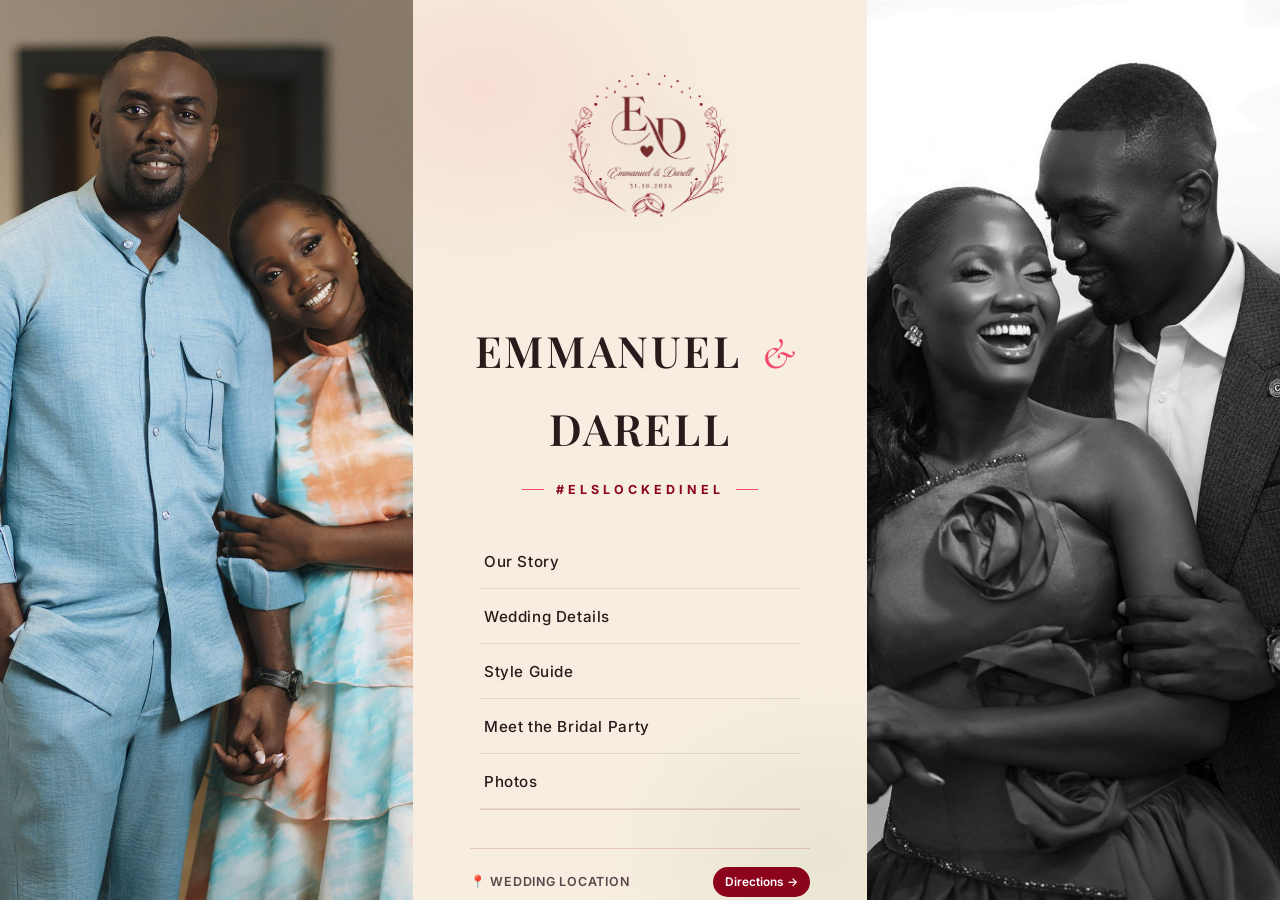
<file: index.html>
<!DOCTYPE html>
<html lang="en">
<head>
<meta charset="UTF-8">
<meta name="viewport" content="width=device-width, initial-scale=1.0">
<title>Emmanuel & Darrel — #ElsLockedInEl</title>
<link rel="icon" type="image/webp" href="assets/img/hashtag.webp">
<link rel="preconnect" href="https://fonts.googleapis.com">
<link href="https://fonts.googleapis.com/css2?family=Playfair+Display:ital,wght@0,500;0,600;0,700;1,500;1,600&family=Cormorant+Garamond:ital,wght@0,400;0,500;1,400;1,500&family=Inter:wght@400;500;600;700&display=swap" rel="stylesheet">
<link rel="stylesheet" href="assets/css/style.css">
</head>
<body>

<section class="hero">
  <div class="hero-photo hero-photo-main">
    <img src="assets/img/Pre%20Wed%20Shoot/Main%20Hero.jpeg" alt="Emmanuel &amp; Darell — pre-wedding photo" width="1440" height="1800" fetchpriority="high" decoding="async">
    <div class="hero-photo-caption" aria-hidden="true">
      <span class="hero-photo-caption-rule"></span>
      <p class="hero-photo-caption-names">EMMANUEL <span class="amp">&amp;</span> DARELL</p>
      <span class="hero-photo-caption-tag">#ElsLockedInEl</span>
    </div>
    <span class="scroll-cue" aria-hidden="true"></span>
  </div>

  <div class="hero-content">
    <div class="monogram" role="img" aria-label="Emmanuel &amp; Darell monogram"></div>
    <h1 class="hero-names">EMMANUEL <span class="amp">&amp;</span> DARELL</h1>
    <span class="hero-tag">#ElsLockedInEl</span>

    <div class="hero-links" id="heroLinks">
      <a href="our-story.html">Our Story</a>
      <a href="details.html" data-panel="details">Wedding Details</a>
      <a href="details.html#style-guide" data-panel="style">Style Guide</a>
      <a href="party.html" data-panel="party">Meet the Bridal Party</a>
      <a href="photos.html" data-panel="photos">Photos</a>
    </div>

    <div class="hero-locations">
      <a class="hero-location-row" href="https://www.google.com/maps/place/5%C2%B040'47.0%22N+0%C2%B012'27.7%22W/@5.6797304,-0.2102785,17z" target="_blank" rel="noopener">
        <span>📍 Wedding Location</span>
        <span class="tag-arrow">Directions →</span>
      </a>
    </div>

  </div>

  <div class="hero-photo hero-photo-stack" id="heroPhotoRight">
    <img class="hero-photo-base" src="assets/img/hero-static.jpg" alt="Emmanuel &amp; Darell" width="960" height="1200" decoding="async">
    <img class="hero-photo-layer" data-panel="details" src="assets/img/Nav%20img/Wedding%20Details.jpg" alt="" width="960" height="1200" loading="lazy" decoding="async">
    <img class="hero-photo-layer" data-panel="style" src="assets/img/Nav%20img/Style%20Details.jpg" alt="" width="960" height="1200" loading="lazy" decoding="async">
    <div class="hero-photo-layer hero-photo-grid" data-panel="party">
      <img src="assets/img/Bridal%20team%20img/PHOTO-2026-09-19-16-28-09.jpg" alt="Nana Yaw" width="467" height="700" loading="lazy" decoding="async">
      <img src="assets/img/Bridal%20team%20img/Betty.jpg" alt="Betty" width="560" height="700" loading="lazy" decoding="async">
      <img src="assets/img/Bridal%20team%20img/Elton.jpg" alt="Elton" width="525" height="700" loading="lazy" decoding="async">
      <img src="assets/img/Bridal%20team%20img/Comfort.jpg" alt="Comfort" width="525" height="700" loading="lazy" decoding="async">
      <img src="assets/img/Bridal%20team%20img/Nyamegya.jpg" alt="Nyamegya" width="475" height="700" loading="lazy" decoding="async">
      <img src="assets/img/Bridal%20team%20img/Joana.jpg" alt="Joana" width="394" height="700" loading="lazy" decoding="async">
    </div>
    <img class="hero-photo-layer" data-panel="photos" src="assets/img/Nav%20img/Photos.jpg" alt="" width="900" height="1200" loading="lazy" decoding="async">
  </div>
</section>

<script src="assets/js/main.js"></script>
</body>
</html>
</file>
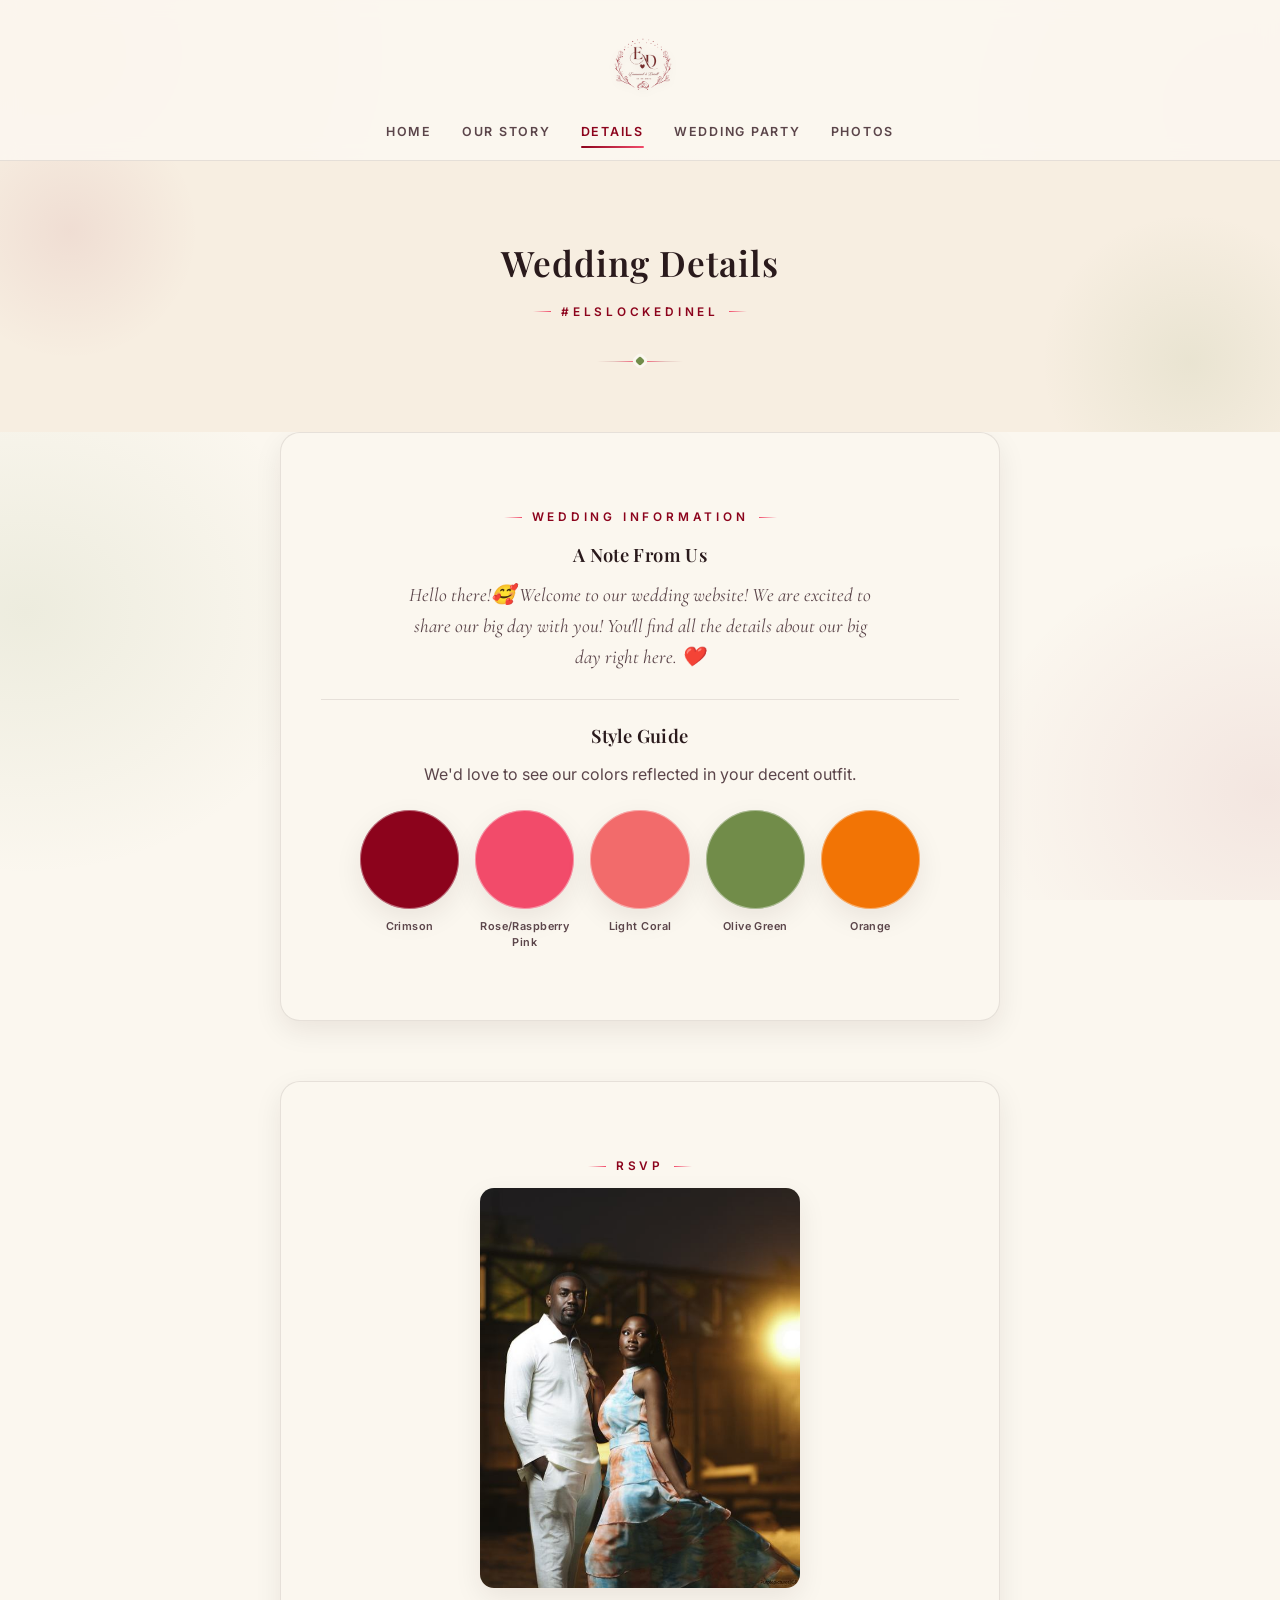
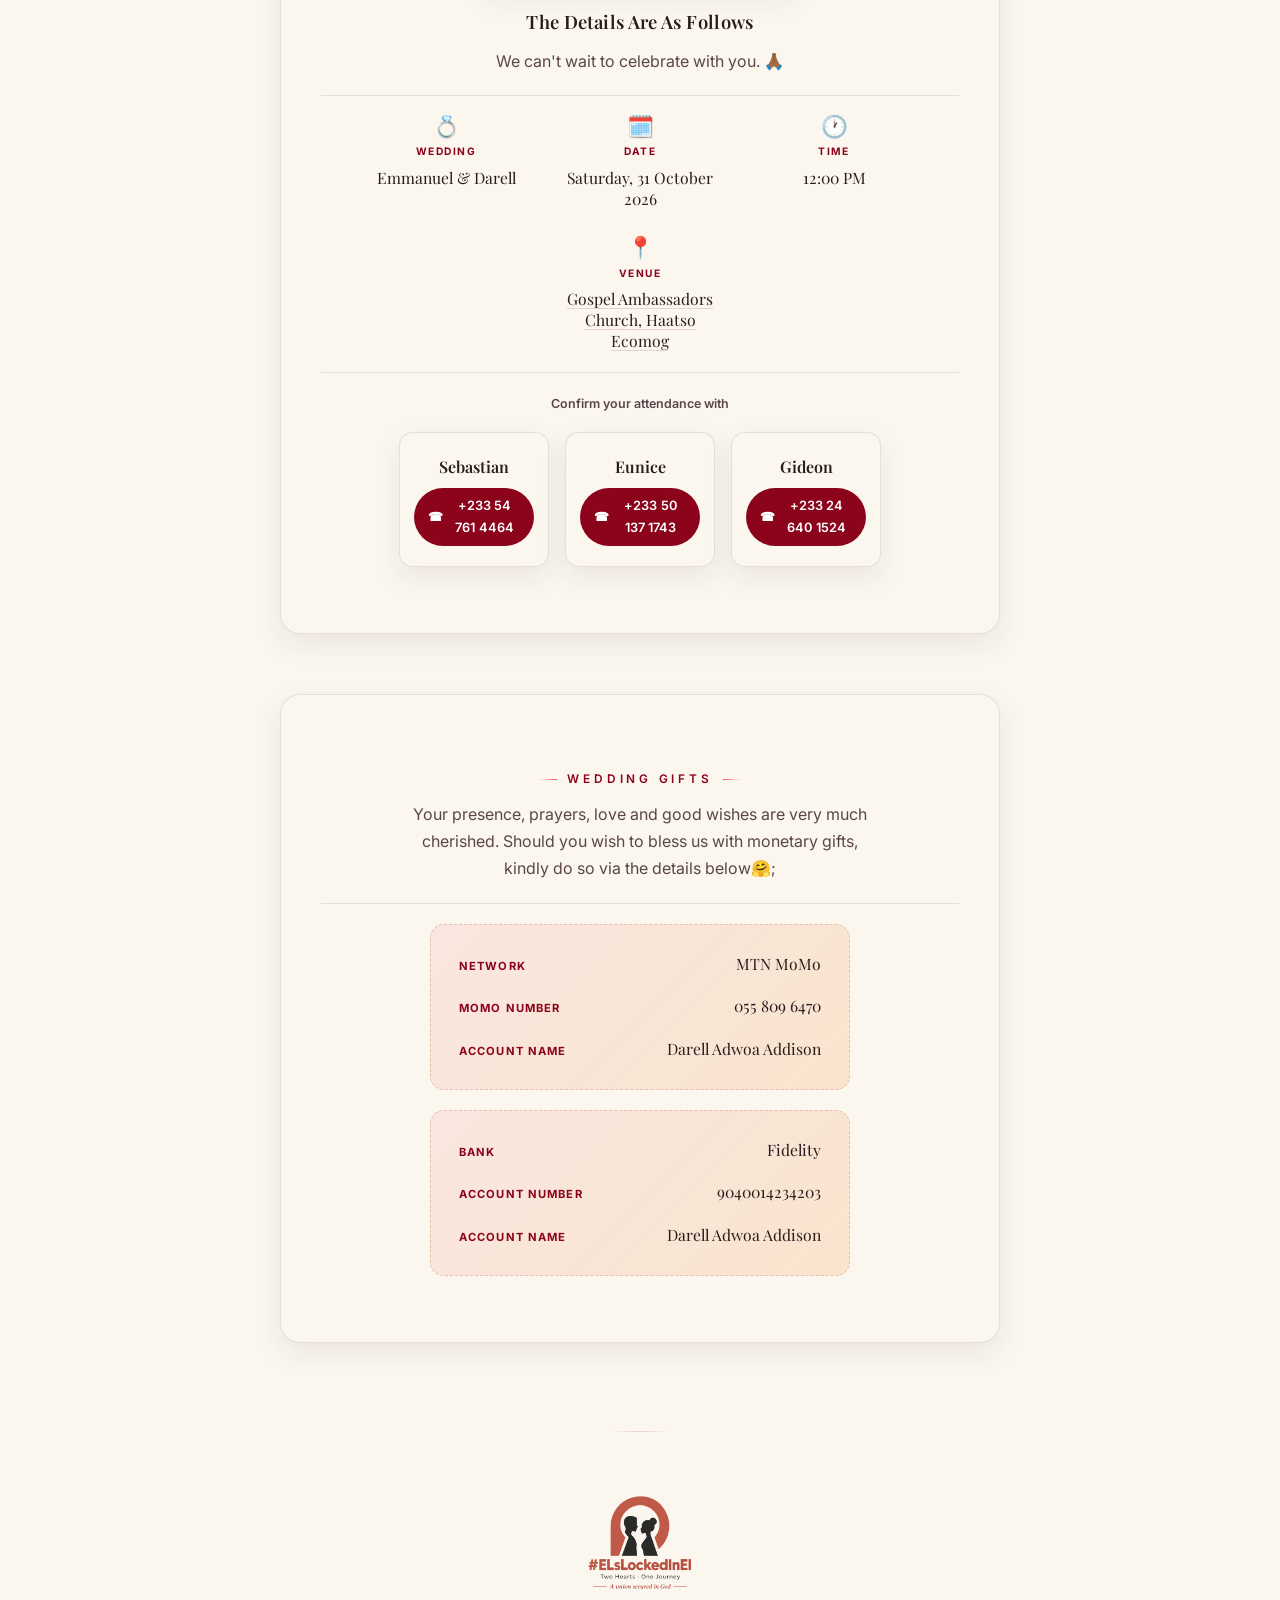
<file: details.html>
<!DOCTYPE html>
<html lang="en">
<head>
<meta charset="UTF-8">
<meta name="viewport" content="width=device-width, initial-scale=1.0">
<title>Wedding Details — #ElsLockedInEl</title>
<link rel="icon" type="image/webp" href="assets/img/hashtag.webp">
<link rel="preconnect" href="https://fonts.googleapis.com">
<link href="https://fonts.googleapis.com/css2?family=Playfair+Display:ital,wght@0,500;0,600;0,700;1,500;1,600&family=Cormorant+Garamond:ital,wght@0,400;0,500;1,400;1,500&family=Inter:wght@400;500;600;700&display=swap" rel="stylesheet">
<link rel="stylesheet" href="assets/css/style.css">
</head>
<body>

<header class="site-header">
  <div class="site-header-inner">
    <a href="index.html" class="monogram" aria-label="Emma &amp; Darrel — home"></a>
    <nav class="main-nav" id="mainNav">
      <a href="index.html">Home</a>
      <a href="our-story.html">Our Story</a>
      <a href="details.html">Details</a>
      <a href="party.html">Wedding Party</a>
      <a href="photos.html">Photos</a>
    </nav>
    <button class="nav-toggle" id="navToggle" type="button" aria-label="Open navigation menu" aria-expanded="false" aria-controls="mainNav">
      <span class="nav-toggle-bar"></span>
      <span class="nav-toggle-bar"></span>
      <span class="nav-toggle-bar"></span>
    </button>
  </div>
</header>
<div class="nav-backdrop" id="navBackdrop"></div>

<section class="page-hero">
  <h1>Wedding Details</h1>
  <span class="eyebrow">#ElsLockedInEl</span>
  <div class="divider"></div>
</section>

<div class="card reveal" id="style-guide">
  <div class="card-section note-section">
    <span class="eyebrow">Wedding Information</span>
    <h3>A Note From Us</h3>
    <p class="note-quote">Hello there!🥰 Welcome to our wedding website! We are excited to share our big day with you! You'll find all the details about our big day right here. ❤️</p>
  </div>
  <div class="card-section">
    <h3>Style Guide</h3>
    <p>We'd love to see our colors reflected in your decent outfit.</p>
    <div class="palette-swatches">
      <div class="swatch">
        <span class="swatch-chip" style="background:#8C031C;"></span>
        <span class="swatch-name">Crimson </span>
      </div>
      <div class="swatch">
        <span class="swatch-chip" style="background:#F24B6A;"></span>
        <span class="swatch-name">Rose/Raspberry Pink</span>
      </div>
      <div class="swatch">
        <span class="swatch-chip" style="background:#F26B6B;"></span>
        <span class="swatch-name">Light Coral</span>
      </div>
      <div class="swatch">
        <span class="swatch-chip" style="background:#718C49;"></span>
        <span class="swatch-name">Olive Green</span>
      </div>
      <div class="swatch">
        <span class="swatch-chip" style="background:#F27405;"></span>
        <span class="swatch-name">Orange</span>
      </div>
    </div>
  </div>
</div>

<div class="card reveal" id="rsvp">
  <div class="card-section">
    <span class="eyebrow">RSVP</span>
    <img class="venue-photo" src="assets/img/venue-photo.jpg" alt="Emmanuel &amp; Darell" width="560" height="700" loading="lazy" decoding="async">
    <h3>The Details Are As Follows</h3>
    <p>We can't wait to celebrate with you. 🙏🏾</p>
  </div>
  <div class="card-section">
    <div class="event-facts">
      <div class="event-fact"><span class="event-fact-icon" aria-hidden="true">💍</span><span class="event-fact-label">Wedding</span><span class="event-fact-value">Emmanuel &amp; Darell</span></div>
      <div class="event-fact"><span class="event-fact-icon" aria-hidden="true">🗓️</span><span class="event-fact-label">Date</span><span class="event-fact-value">Saturday, 31 October 2026</span></div>
      <div class="event-fact"><span class="event-fact-icon" aria-hidden="true">🕐</span><span class="event-fact-label">Time</span><span class="event-fact-value">12:00 PM</span></div>
      <div class="event-fact"><span class="event-fact-icon" aria-hidden="true">📍</span><span class="event-fact-label">Venue</span><a class="event-fact-value event-fact-link" href="https://www.google.com/maps/place/5%C2%B040'47.0%22N+0%C2%B012'27.7%22W/@5.6797304,-0.2102785,17z" target="_blank" rel="noopener">Gospel Ambassadors Church, Haatso Ecomog</a></div>
    </div>
  </div>
  <div class="card-section">
    <span class="rsvp-contacts-label">Confirm your attendance with</span>
    <div class="rsvp-contacts">
      <a class="rsvp-contact" href="tel:+233547614464">
        <span class="rsvp-contact-name">Sebastian</span>
        <span class="rsvp-contact-phone">+233 54 761 4464</span>
      </a>
      <a class="rsvp-contact" href="tel:+233501371743">
        <span class="rsvp-contact-name">Eunice</span>
        <span class="rsvp-contact-phone">+233 50 137 1743</span>
      </a>
      <a class="rsvp-contact" href="tel:+233246401524">
        <span class="rsvp-contact-name">Gideon</span>
        <span class="rsvp-contact-phone">+233 24 640 1524</span>
      </a>
    </div>
  </div>
</div>

<div class="card reveal" id="gifts">
  <div class="card-section">
    <span class="eyebrow">Wedding Gifts</span>
    <p>Your presence, prayers, love and good wishes are very much cherished. Should you wish to bless us with monetary gifts, kindly do so via the details below🤗;</p>
  </div>
  <div class="card-section">
    <div class="gift-panel">
      <div class="gift-field"><span class="gift-field-label">Network</span><span class="gift-field-value">MTN MoMo</span></div>
      <div class="gift-field"><span class="gift-field-label">MoMo Number</span><span class="gift-field-value">055 809 6470</span></div>
      <div class="gift-field"><span class="gift-field-label">Account Name</span><span class="gift-field-value">Darell Adwoa Addison</span></div>
    </div>
    <div class="gift-panel">
      <div class="gift-field"><span class="gift-field-label">Bank</span><span class="gift-field-value">Fidelity</span></div>
      <div class="gift-field"><span class="gift-field-label">Account Number</span><span class="gift-field-value">9040014234203</span></div>
      <div class="gift-field"><span class="gift-field-label">Account Name</span><span class="gift-field-value">Darell Adwoa Addison</span></div>
    </div>
  </div>
</div>

<footer class="site-footer">
  <img class="site-footer-badge" src="assets/img/hashtag.webp" alt="#ELsLockedInEl — Two Hearts, One Journey" loading="lazy" decoding="async">
</footer>
<script src="assets/js/main.js"></script>
</body>
</html>
</file>
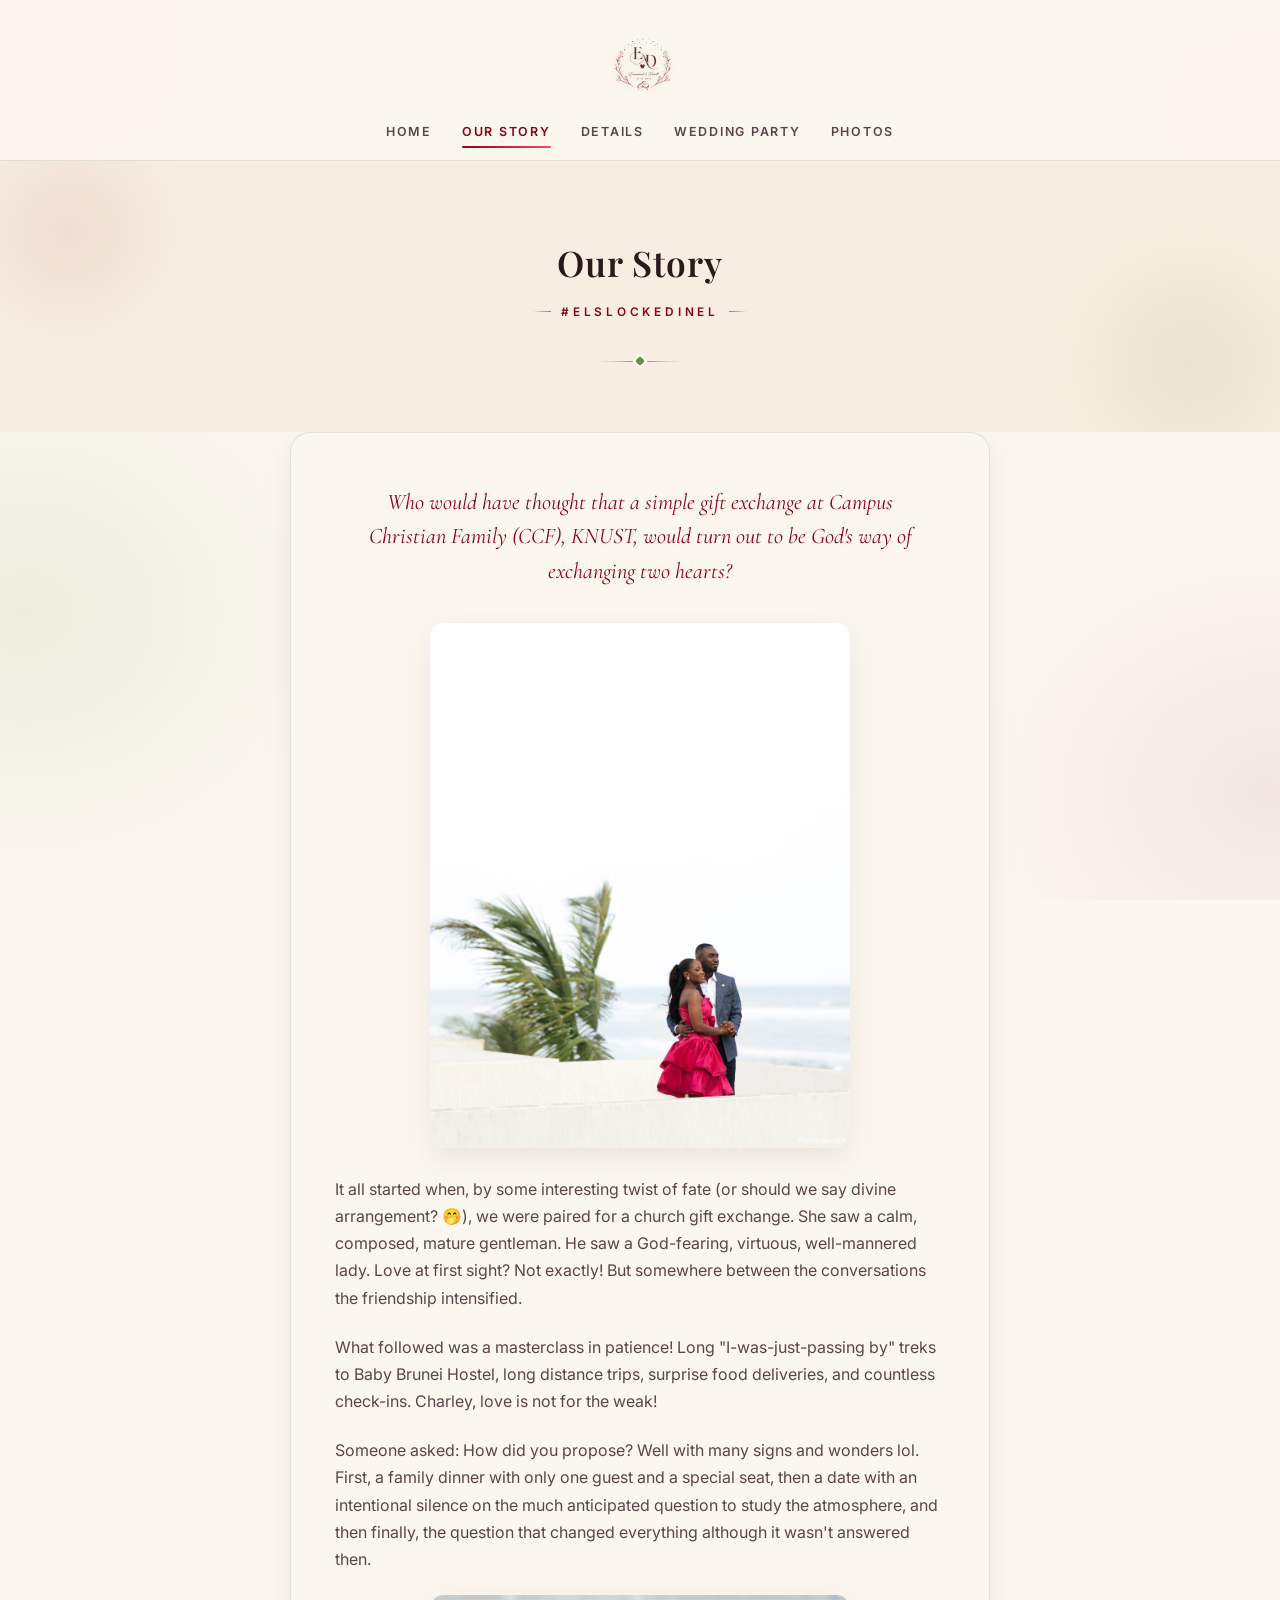
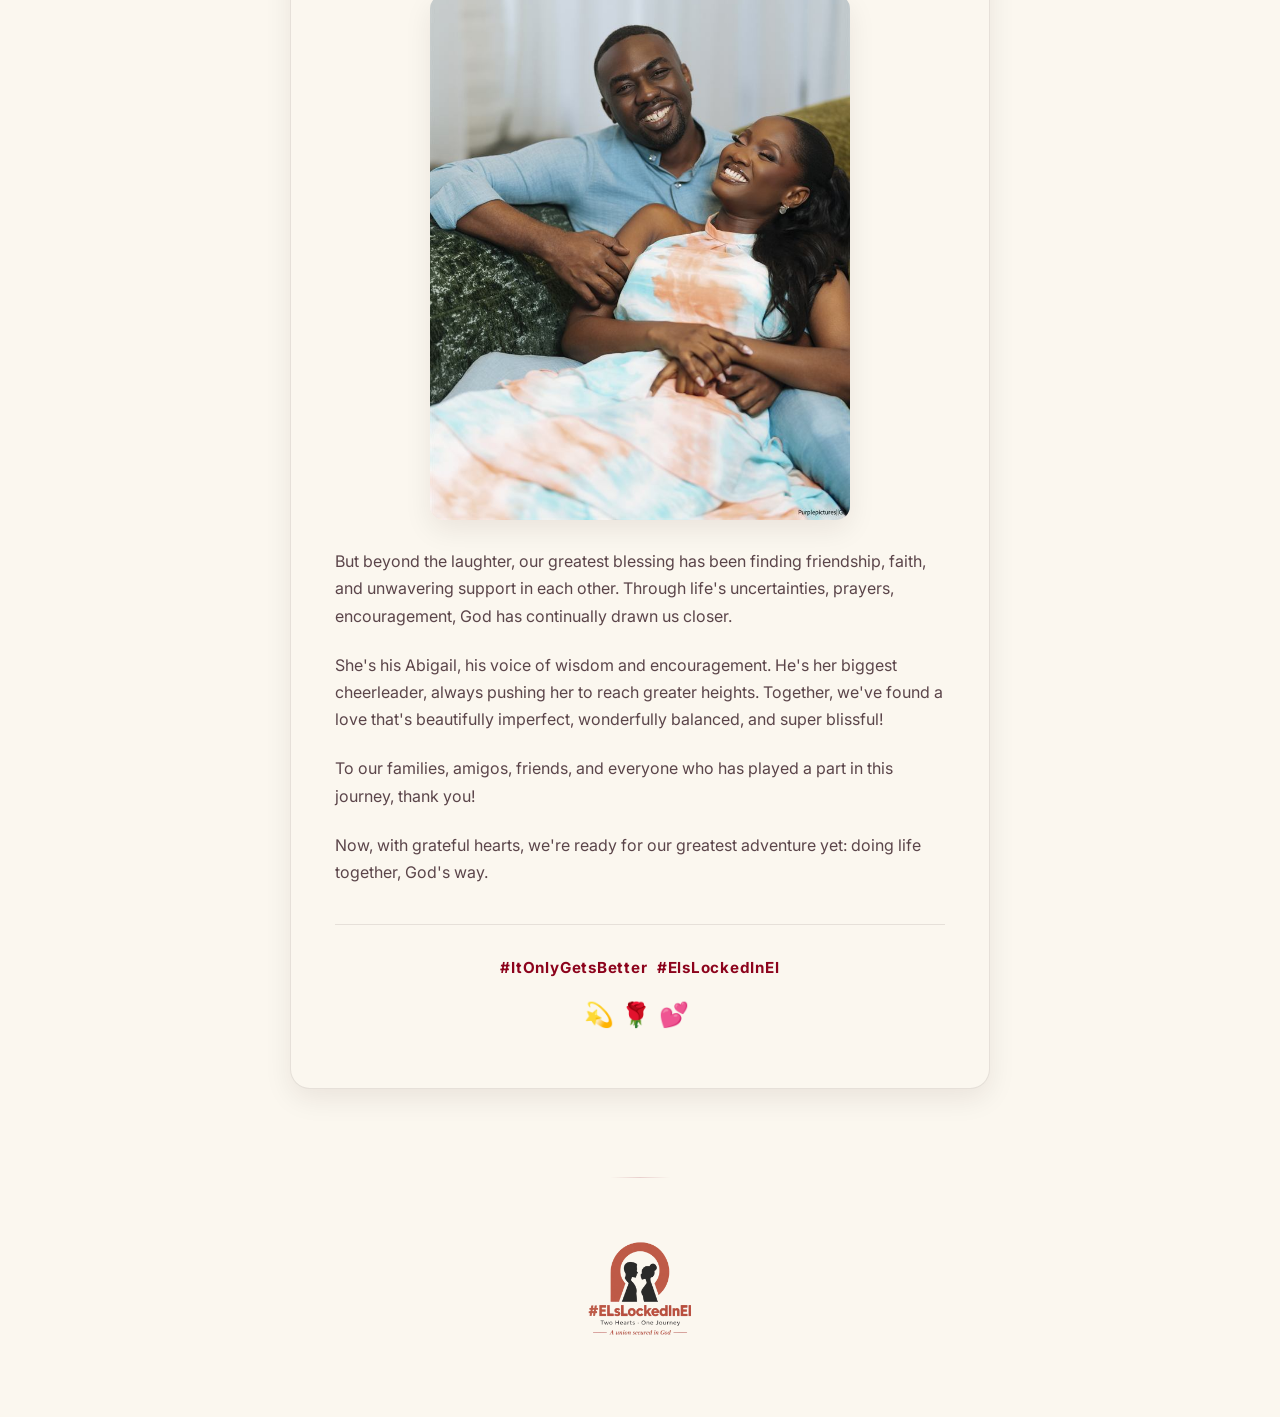
<file: our-story.html>
<!DOCTYPE html>
<html lang="en">
<head>
<meta charset="UTF-8">
<meta name="viewport" content="width=device-width, initial-scale=1.0">
<title>Our Story — #ElsLockedInEl</title>
<link rel="icon" type="image/webp" href="assets/img/hashtag.webp">
<link rel="preconnect" href="https://fonts.googleapis.com">
<link href="https://fonts.googleapis.com/css2?family=Playfair+Display:ital,wght@0,500;0,600;0,700;1,500;1,600&family=Cormorant+Garamond:ital,wght@0,400;0,500;1,400;1,500&family=Inter:wght@400;500;600;700&display=swap" rel="stylesheet">
<link rel="stylesheet" href="assets/css/style.css">
</head>
<body>

<header class="site-header">
  <div class="site-header-inner">
    <a href="index.html" class="monogram" aria-label="Emma &amp; Darrel — home"></a>
    <nav class="main-nav" id="mainNav">
      <a href="index.html">Home</a>
      <a href="our-story.html">Our Story</a>
      <a href="details.html">Details</a>
      <a href="party.html">Wedding Party</a>
      <a href="photos.html">Photos</a>
    </nav>
    <button class="nav-toggle" id="navToggle" type="button" aria-label="Open navigation menu" aria-expanded="false" aria-controls="mainNav">
      <span class="nav-toggle-bar"></span>
      <span class="nav-toggle-bar"></span>
      <span class="nav-toggle-bar"></span>
    </button>
  </div>
</header>
<div class="nav-backdrop" id="navBackdrop"></div>

<section class="page-hero">
  <h1>Our Story</h1>
  <span class="eyebrow">#ElsLockedInEl</span>
  <div class="divider"></div>
</section>

<div class="card story-card reveal">
  <p class="story-lead reveal">Who would have thought that a simple gift exchange at Campus Christian Family (CCF), KNUST, would turn out to be God's way of exchanging two hearts?</p>

  <img class="story-photo reveal" src="assets/img/story-3.jpeg" alt="Emmanuel &amp; Darell" width="800" height="1000" loading="lazy" decoding="async">

  <div class="story-body">
    <p>It all started when, by some interesting twist of fate (or should we say divine arrangement? 🤭), we were paired for a church gift exchange. She saw a calm, composed, mature gentleman. He saw a God-fearing, virtuous, well-mannered lady. Love at first sight? Not exactly! But somewhere between the conversations the friendship intensified.</p>

    <p>What followed was a masterclass in patience! Long "I-was-just-passing by" treks to Baby Brunei Hostel, long distance trips, surprise food deliveries, and countless check-ins. Charley, love is not for the weak!</p>

    <p>Someone asked: How did you propose? Well with many signs and wonders lol. First, a family dinner with only one guest and a special seat, then a date with an intentional silence on the much anticipated question to study the atmosphere, and then finally, the question that changed everything although it wasn't answered then.</p>

    <img class="story-photo reveal" src="assets/img/story-2.jpg" alt="Emmanuel &amp; Darell" width="720" height="900" loading="lazy" decoding="async">

    <p>But beyond the laughter, our greatest blessing has been finding friendship, faith, and unwavering support in each other. Through life's uncertainties, prayers, encouragement, God has continually drawn us closer.</p>

    <p>She's his Abigail, his voice of wisdom and encouragement. He's her biggest cheerleader, always pushing her to reach greater heights. Together, we've found a love that's beautifully imperfect, wonderfully balanced, and super blissful!</p>

    <p>To our families, amigos, friends, and everyone who has played a part in this journey, thank you!</p>

    <p>Now, with grateful hearts, we're ready for our greatest adventure yet: doing life together, God's way.</p>
  </div>

  <div class="story-signoff reveal">
    <span class="story-hashtags">#ItOnlyGetsBetter &nbsp;#ElsLockedInEl</span>
    <span class="story-emoji" aria-hidden="true">💫🌹💕</span>
  </div>
</div>

<footer class="site-footer">
  <img class="site-footer-badge" src="assets/img/hashtag.webp" alt="#ELsLockedInEl — Two Hearts, One Journey" loading="lazy" decoding="async">
</footer>
<script src="assets/js/main.js"></script>
</body>
</html>
</file>
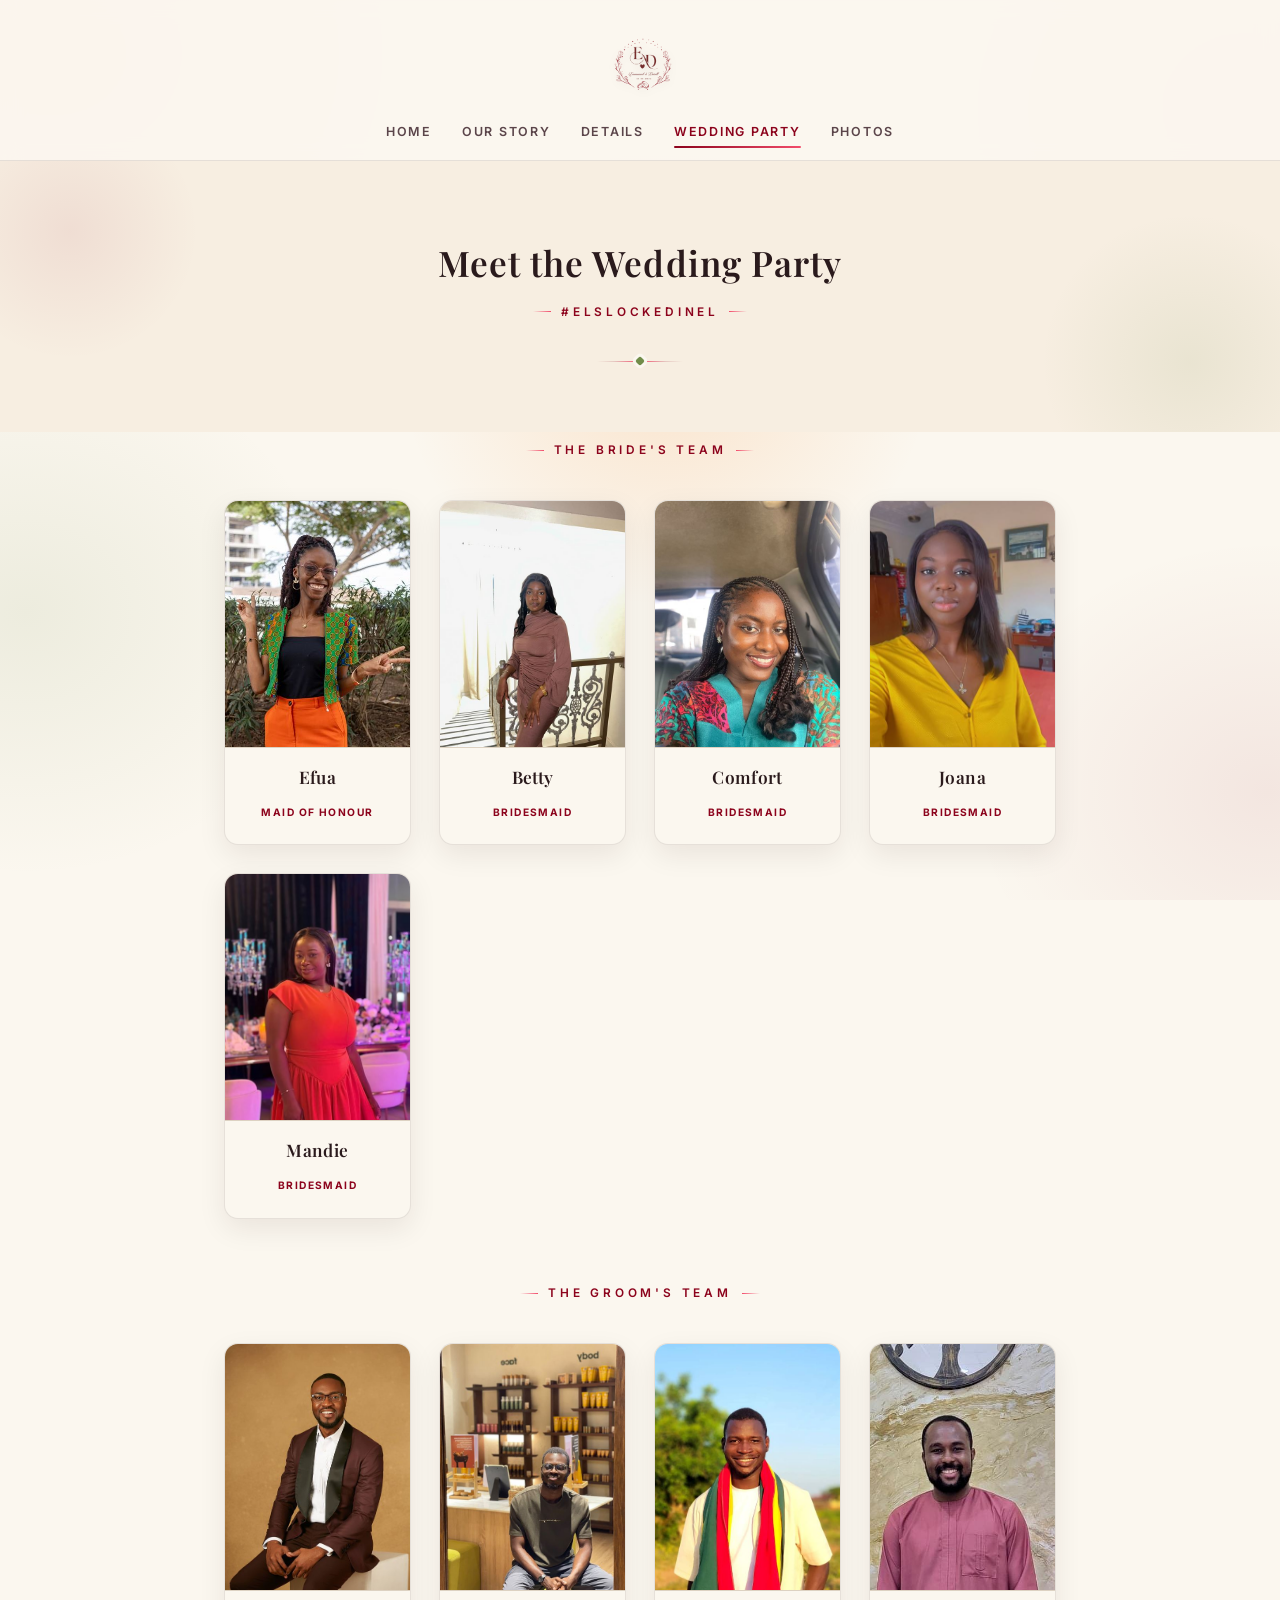
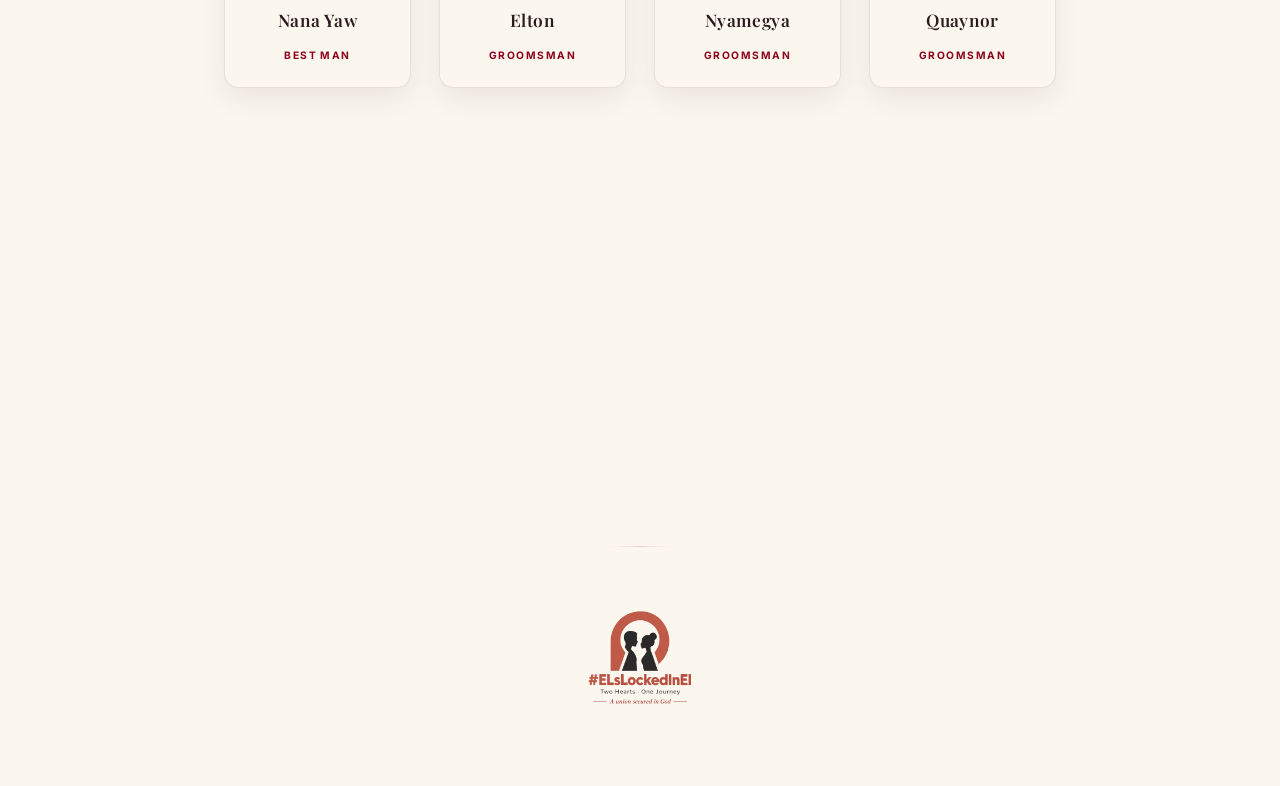
<file: party.html>
<!DOCTYPE html>
<html lang="en">
<head>
<meta charset="UTF-8">
<meta name="viewport" content="width=device-width, initial-scale=1.0">
<title>Meet the Wedding Party — #ElsLockedInEl</title>
<link rel="icon" type="image/webp" href="assets/img/hashtag.webp">
<link rel="preconnect" href="https://fonts.googleapis.com">
<link href="https://fonts.googleapis.com/css2?family=Playfair+Display:ital,wght@0,500;0,600;0,700;1,500;1,600&family=Cormorant+Garamond:ital,wght@0,400;0,500;1,400;1,500&family=Inter:wght@400;500;600;700&display=swap" rel="stylesheet">
<link rel="stylesheet" href="assets/css/style.css">
</head>
<body>

<header class="site-header">
  <div class="site-header-inner">
    <a href="index.html" class="monogram" aria-label="Emma &amp; Darrel — home"></a>
    <nav class="main-nav" id="mainNav">
      <a href="index.html">Home</a>
      <a href="our-story.html">Our Story</a>
      <a href="details.html">Details</a>
      <a href="party.html">Wedding Party</a>
      <a href="photos.html">Photos</a>
    </nav>
    <button class="nav-toggle" id="navToggle" type="button" aria-label="Open navigation menu" aria-expanded="false" aria-controls="mainNav">
      <span class="nav-toggle-bar"></span>
      <span class="nav-toggle-bar"></span>
      <span class="nav-toggle-bar"></span>
    </button>
  </div>
</header>
<div class="nav-backdrop" id="navBackdrop"></div>

<section class="page-hero">
  <h1>Meet the Wedding Party</h1>
  <span class="eyebrow">#ElsLockedInEl</span>
  <div class="divider"></div>
</section>

<div class="squad-section">
  <div class="squad-label">
    <span class="eyebrow">The Bride's Team</span>
  </div>
  <div class="squad-grid">
    <div class="person-card reveal">
      <div class="person-photo-frame"><img class="person-photo" src="assets/img/Bridal%20team%20img/Efua.jpg" alt="Efua" width="700" height="467" loading="lazy" decoding="async"></div>
      <div class="person-card-body"><h3 class="person-name">Efua</h3><span class="person-role">Maid of Honour</span></div>
    </div>
    <div class="person-card reveal">
      <div class="person-photo-frame"><img class="person-photo" src="assets/img/Bridal%20team%20img/Betty.jpg" alt="Betty" width="560" height="700" loading="lazy" decoding="async"></div>
      <div class="person-card-body"><h3 class="person-name">Betty</h3><span class="person-role">Bridesmaid</span></div>
    </div>
    <div class="person-card reveal">
      <div class="person-photo-frame"><img class="person-photo" src="assets/img/Bridal%20team%20img/Comfort.jpg" alt="Comfort" width="525" height="700" loading="lazy" decoding="async"></div>
      <div class="person-card-body"><h3 class="person-name">Comfort</h3><span class="person-role">Bridesmaid</span></div>
    </div>
    <div class="person-card reveal">
      <div class="person-photo-frame"><img class="person-photo" src="assets/img/Bridal%20team%20img/Joana.jpg" alt="Joana" width="394" height="700" loading="lazy" decoding="async"></div>
      <div class="person-card-body"><h3 class="person-name">Joana</h3><span class="person-role">Bridesmaid</span></div>
    </div>
    <div class="person-card reveal">
      <div class="person-photo-frame"><img class="person-photo" src="assets/img/Bridal%20team%20img/Mandie.jpg" alt="Mandie" width="394" height="700" loading="lazy" decoding="async"></div>
      <div class="person-card-body"><h3 class="person-name">Mandie</h3><span class="person-role">Bridesmaid</span></div>
    </div>
  </div>
</div>

<div class="squad-section">
  <div class="squad-label">
    <span class="eyebrow">The Groom's Team</span>
  </div>
  <div class="squad-grid">
    <div class="person-card reveal">
      <div class="person-photo-frame"><img class="person-photo" src="assets/img/Bridal%20team%20img/PHOTO-2026-09-19-16-28-09.jpg" alt="Nana Yaw" width="467" height="700" loading="lazy" decoding="async"></div>
      <div class="person-card-body"><h3 class="person-name">Nana Yaw</h3><span class="person-role">Best Man</span></div>
    </div>
    <div class="person-card reveal">
      <div class="person-photo-frame"><img class="person-photo" src="assets/img/Bridal%20team%20img/Elton.jpg" alt="Elton" width="525" height="700" loading="lazy" decoding="async"></div>
      <div class="person-card-body"><h3 class="person-name">Elton</h3><span class="person-role">Groomsman</span></div>
    </div>
    <div class="person-card reveal">
      <div class="person-photo-frame"><img class="person-photo" src="assets/img/Bridal%20team%20img/Nyamegya.jpg" alt="Nyamegya" width="475" height="700" loading="lazy" decoding="async"></div>
      <div class="person-card-body"><h3 class="person-name">Nyamegya</h3><span class="person-role">Groomsman</span></div>
    </div>
      <div class="person-card reveal">
      <div class="person-photo-frame"><img class="person-photo" src="assets/img/Bridal%20team%20img/Quaynor.jpg" alt="Quaynor" width="567" height="445" loading="lazy" decoding="async"></div>
      <div class="person-card-body"><h3 class="person-name">Quaynor</h3><span class="person-role">Groomsman</span></div>
    </div>
    <div class="person-card reveal">
      <div class="person-photo-frame"><img class="person-photo" src="assets/img/Bridal%20team%20img/Eric.jpg" alt="Eric" width="525" height="700" loading="lazy" decoding="async"></div>
      <div class="person-card-body"><h3 class="person-name">Eric</h3><span class="person-role">Groomsman</span></div>
    </div>
  </div>
</div>

<footer class="site-footer">
  <img class="site-footer-badge" src="assets/img/hashtag.webp" alt="#ELsLockedInEl — Two Hearts, One Journey" loading="lazy" decoding="async">
</footer>
<script src="assets/js/main.js"></script>
</body>
</html>
</file>
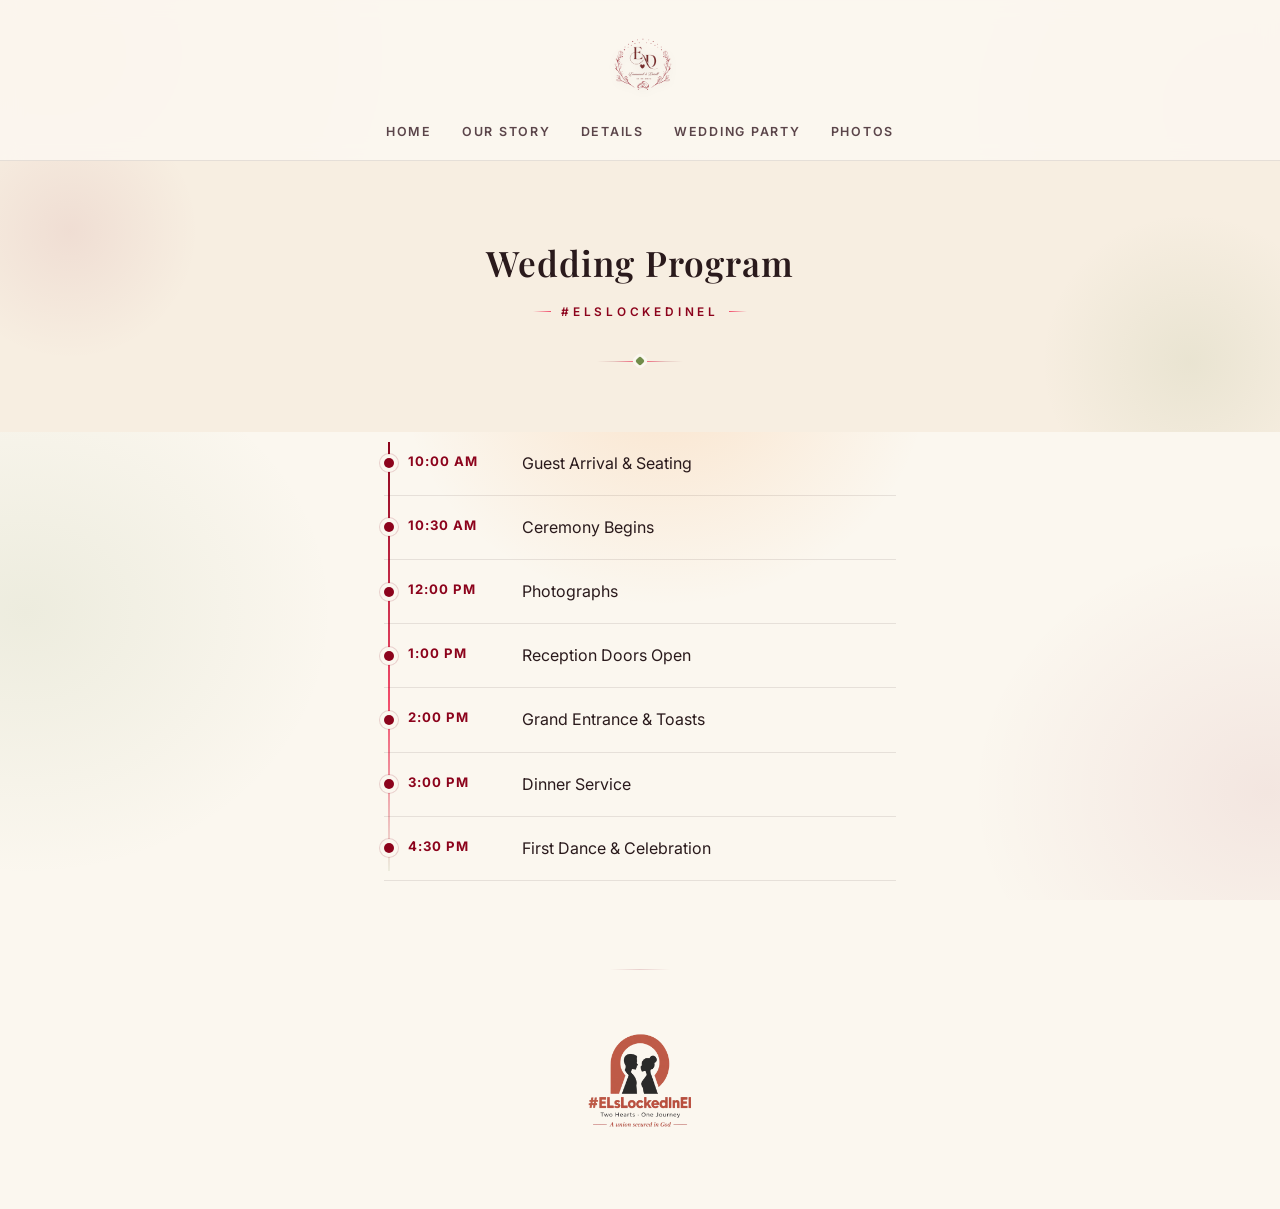
<file: program.html>
<!DOCTYPE html>
<html lang="en">
<head>
<meta charset="UTF-8">
<meta name="viewport" content="width=device-width, initial-scale=1.0">
<title>Wedding Program — #ElsLockedInEl</title>
<link rel="icon" type="image/webp" href="assets/img/hashtag.webp">
<link rel="preconnect" href="https://fonts.googleapis.com">
<link href="https://fonts.googleapis.com/css2?family=Playfair+Display:ital,wght@0,500;0,600;0,700;1,500;1,600&family=Cormorant+Garamond:ital,wght@0,400;0,500;1,400;1,500&family=Inter:wght@400;500;600;700&display=swap" rel="stylesheet">
<link rel="stylesheet" href="assets/css/style.css">
</head>
<body>

<header class="site-header">
  <div class="site-header-inner">
    <a href="index.html" class="monogram" aria-label="Emma &amp; Darrel — home"></a>
    <nav class="main-nav" id="mainNav">
      <a href="index.html">Home</a>
      <a href="our-story.html">Our Story</a>
      <a href="details.html">Details</a>
      <a href="party.html">Wedding Party</a>
      <a href="photos.html">Photos</a>
    </nav>
    <button class="nav-toggle" id="navToggle" type="button" aria-label="Open navigation menu" aria-expanded="false" aria-controls="mainNav">
      <span class="nav-toggle-bar"></span>
      <span class="nav-toggle-bar"></span>
      <span class="nav-toggle-bar"></span>
    </button>
  </div>
</header>
<div class="nav-backdrop" id="navBackdrop"></div>

<section class="page-hero">
  <h1>Wedding Program</h1>
  <span class="eyebrow">#ElsLockedInEl</span>
  <div class="divider"></div>
</section>

<div class="timeline">
  <div class="timeline-item reveal"><div class="timeline-time">10:00 AM</div><div>Guest Arrival &amp; Seating</div></div>
  <div class="timeline-item reveal"><div class="timeline-time">10:30 AM</div><div>Ceremony Begins</div></div>
  <div class="timeline-item reveal"><div class="timeline-time">12:00 PM</div><div>Photographs</div></div>
  <div class="timeline-item reveal"><div class="timeline-time">1:00 PM</div><div>Reception Doors Open</div></div>
  <div class="timeline-item reveal"><div class="timeline-time">2:00 PM</div><div>Grand Entrance &amp; Toasts</div></div>
  <div class="timeline-item reveal"><div class="timeline-time">3:00 PM</div><div>Dinner Service</div></div>
  <div class="timeline-item reveal"><div class="timeline-time">4:30 PM</div><div>First Dance &amp; Celebration</div></div>
</div>

<footer class="site-footer">
  <img class="site-footer-badge" src="assets/img/hashtag.webp" alt="#ELsLockedInEl — Two Hearts, One Journey" loading="lazy" decoding="async">
</footer>
<script src="assets/js/main.js"></script>
</body>
</html>
</file>
<file: assets/css/style.css>
/* ==========================================================================
   Emma & Darrel — #OurBigDay2026
   Premium romantic wedding design system

   Fonts:
     Headings      — Playfair Display (editorial serif)
     Script accent — Cormorant Garamond italic
     Body / UI     — Inter (clean sans)

   Official wedding palette (used with restraint + hierarchy):
     Crimson        #8C031C  — strongest accent: headings, nav, buttons, markers
     Rose Flame     #F24B6A  — romantic accent: hovers, secondary buttons, highlights
     Blush          #F26B6B  — soft supporting: card tints, hover backgrounds
     Olive Green    #718C49  — botanical accent: leaf motifs, small badges, icons
     Spiced Orange  #F27405  — rare micro-accent: tiny highlight details only
   ========================================================================== */

:root {
  /* ---- brand colors ---- */
  --crimson: #8C031C;
  --crimson-dark: #6c0216;
  --rose: #F24B6A;
  --coral: #F26B6B;
  --olive: #718C49;
  --olive-dark: #5a7138;
  --orange: #F27405;

  /* tints (soft, low-opacity surfaces) */
  --crimson-tint: rgba(140, 3, 28, 0.07);
  --crimson-line: rgba(140, 3, 28, 0.16);
  --rose-tint: rgba(242, 75, 106, 0.09);
  --coral-tint: rgba(242, 107, 107, 0.12);
  --olive-tint: rgba(113, 140, 73, 0.10);
  --orange-tint: rgba(242, 116, 5, 0.14);

  /* neutrals — warm ivory canvas */
  --ivory: #FBF7EF;
  --cream: #F7EEE1;
  --cream-soft: #F2E7D6;
  --ink: #2A1A1C;
  --ink-soft: #5B454A;
  --ink-faint: #8A7377;
  --line: rgba(42, 26, 28, 0.10);
  --white: #FFFFFF;

  --shadow-soft: 0 10px 28px rgba(44, 10, 16, 0.08);
  --shadow-strong: 0 22px 48px rgba(44, 10, 16, 0.16);

  --font-serif: "Playfair Display", Georgia, "Times New Roman", serif;
  --font-script: "Cormorant Garamond", Georgia, serif;
  --font-sans: "Inter", -apple-system, BlinkMacSystemFont, "Segoe UI", sans-serif;

  --max-width: 1200px;
  --radius-lg: 20px;
  --radius-md: 14px;
  --radius-sm: 8px;
}

* { box-sizing: border-box; }

html { scroll-behavior: smooth; }

body {
  margin: 0;
  font-family: var(--font-sans);
  background: var(--ivory);
  color: var(--ink);
  font-size: 16px;
  line-height: 1.7;
  font-weight: 400;
  overflow-x: hidden;
}

/* Interior pages (every page with a .page-hero banner) carry a soft,
   fixed wash of the wedding palette behind the whole page — an
   editorial "watercolor" backdrop rather than a flat ivory canvas.
   The homepage is exempt; its hero photos already fill the screen. */
body:has(.page-hero) {
  background-color: var(--ivory);
  background-image:
    radial-gradient(ellipse 620px 520px at 4% 6%, var(--coral-tint), transparent 55%),
    radial-gradient(ellipse 520px 440px at 98% 12%, var(--rose-tint), transparent 55%),
    radial-gradient(ellipse 560px 480px at 2% 68%, var(--olive-tint), transparent 55%),
    radial-gradient(ellipse 540px 460px at 99% 88%, var(--crimson-tint), transparent 55%),
    radial-gradient(ellipse 440px 380px at 52% 42%, var(--orange-tint), transparent 60%);
  background-repeat: no-repeat;
  background-attachment: fixed;
}

/* Fixed backgrounds force a full repaint on every scroll frame on most
   touchscreens — real jank on long pages. The wash reads the same
   either way, so let it scroll with the page below desktop. */
@media (max-width: 900px) {
  body:has(.page-hero) { background-attachment: scroll; }
}

a { color: inherit; text-decoration: none; }
img { max-width: 100%; display: block; }

.container {
  max-width: var(--max-width);
  margin: 0 auto;
  padding: 0 32px;
}

@media (prefers-reduced-motion: reduce) {
  *, *::before, *::after { animation-duration: 0.001ms !important; animation-iteration-count: 1 !important; transition-duration: 0.001ms !important; scroll-behavior: auto !important; }
}

/* ---- Typography ---- */

.eyebrow {
  display: inline-flex;
  align-items: center;
  gap: 10px;
  font-family: var(--font-sans);
  font-size: 0.74rem;
  letter-spacing: 0.32em;
  text-transform: uppercase;
  color: var(--crimson);
  font-weight: 600;
  margin-bottom: 12px;
}

.eyebrow::before,
.eyebrow::after {
  content: '';
  width: 18px;
  height: 1px;
  background: linear-gradient(90deg, transparent, var(--rose));
}
.eyebrow::after { background: linear-gradient(90deg, var(--rose), transparent); }

h1, h2, h3 {
  font-family: var(--font-serif);
  font-weight: 600;
  margin: 0;
  letter-spacing: 0.04em;
  color: var(--ink);
}

h1 { font-size: clamp(1.9rem, 4vw, 2.6rem); letter-spacing: 0.03em; }
h2 { font-size: 1.6rem; }
h3 { font-size: 1.15rem; letter-spacing: 0.02em; font-weight: 600; }

p { color: var(--ink-soft); }

.divider {
  width: 86px;
  height: 14px;
  margin: 20px auto;
  position: relative;
}
.divider::before {
  content: '';
  position: absolute;
  top: 50%; left: 0; right: 0;
  height: 1px;
  background: linear-gradient(90deg, transparent, var(--crimson-line) 20%, var(--rose) 50%, var(--crimson-line) 80%, transparent);
}
.divider::after {
  content: '';
  position: absolute;
  top: 50%; left: 50%;
  width: 7px; height: 7px;
  background: var(--olive);
  border-radius: 2px;
  transform: translate(-50%, -50%) rotate(45deg);
  box-shadow: 0 0 0 3px var(--ivory);
}

.amp {
  font-family: var(--font-script);
  color: var(--rose);
  font-style: italic;
  font-weight: 500;
  padding: 0 .18em;
}

/* ---- Site header / nav ---- */

/* Persistent utility bar for interior pages only — never shown on the
   homepage, which carries its own navigation in the hero link list.
   A small uncropped logo mark sits centered above a classic inline nav
   row on desktop; on mobile the row collapses behind a hamburger. */
.site-header {
  position: sticky;
  top: 0;
  padding: 14px 0 12px;
  background: rgba(251, 247, 239, 0.9);
  backdrop-filter: blur(10px);
  -webkit-backdrop-filter: blur(10px);
  border-bottom: 1px solid var(--line);
  z-index: 210;
}

.site-header-inner {
  max-width: var(--max-width);
  margin: 0 auto;
  padding: 0 24px;
  display: flex;
  flex-direction: column;
  align-items: center;
  gap: 2px;
  position: relative;
}

/* The logo mark is shown whole — never cropped — scaled down to fit a
   small bounding box while keeping its full portrait composition. */
.monogram {
  display: inline-block;
  flex: 0 0 auto;
  width: 72px;
  height: 90px;
  margin-bottom: -12px;
  background-color: transparent;
  background-image: url('../img/logoDarell.webp');
  background-repeat: no-repeat;
  background-size: contain;
  background-position: center;
  filter: drop-shadow(0 2px 4px rgba(42, 26, 28, 0.15));
  transition: transform .3s ease;
}

a.monogram:hover { transform: scale(1.08); }

@media (min-width: 901px) {
  .monogram { width: 92px; height: 115px; margin-bottom: -16px; }
}

.main-nav {
  position: static;
  display: flex;
  flex-wrap: wrap;
  align-items: center;
  justify-content: center;
  gap: 4px 30px;
  background: none;
  box-shadow: none;
  padding: 0;
  max-height: none;
  transform: none;
  opacity: 1;
  visibility: visible;
  pointer-events: auto;
}

.main-nav a {
  position: relative;
  font-family: var(--font-sans);
  font-size: 0.78rem;
  font-weight: 600;
  letter-spacing: 0.14em;
  text-transform: uppercase;
  color: var(--ink-soft);
  padding: 6px 0;
  white-space: nowrap;
  transition: color .25s ease;
}

.main-nav a::after {
  content: '';
  position: absolute;
  left: 0; bottom: 0;
  width: 0%;
  height: 2px;
  background: linear-gradient(90deg, var(--crimson), var(--rose));
  border-radius: 2px;
  transition: width .3s ease;
}

.main-nav a:hover { color: var(--crimson); }
.main-nav a:hover::after { width: 100%; }
.main-nav a.active { color: var(--crimson); }
.main-nav a.active::after { width: 100%; }

.nav-toggle {
  display: none;
  position: absolute;
  top: 2px;
  right: 24px;
  flex: 0 0 auto;
  width: 46px;
  height: 46px;
  border-radius: 50%;
  border: 1px solid var(--crimson-line);
  background: var(--ivory);
  align-items: center;
  justify-content: center;
  gap: 5px;
  flex-direction: column;
  cursor: pointer;
  padding: 0;
  transition: background .25s ease, border-color .25s ease;
}

.nav-toggle:hover { background: var(--coral-tint); }

.nav-toggle-bar {
  display: block;
  width: 19px;
  height: 2px;
  border-radius: 2px;
  background: var(--crimson);
  transition: transform .35s cubic-bezier(.65,0,.35,1), opacity .25s ease, width .25s ease;
}

.nav-toggle[aria-expanded="true"] .nav-toggle-bar:nth-child(1) {
  transform: translateY(6px) rotate(45deg);
}
.nav-toggle[aria-expanded="true"] .nav-toggle-bar:nth-child(2) {
  opacity: 0;
  width: 0;
}
.nav-toggle[aria-expanded="true"] .nav-toggle-bar:nth-child(3) {
  transform: translateY(-6px) rotate(-45deg);
}

.nav-backdrop {
  position: fixed;
  inset: 0;
  background: rgba(32, 14, 16, 0.4);
  backdrop-filter: blur(3px);
  opacity: 0;
  pointer-events: none;
  transition: opacity .35s ease;
  z-index: 190;
}
.nav-backdrop.is-visible {
  opacity: 1;
  pointer-events: auto;
}

/* Below 901px the inline row collapses behind a hamburger; the nav
   becomes a dropdown card anchored under the header. */
@media (max-width: 900px) {
  /* Row layout — logo left, hamburger right — rather than the
     centered-column arrangement desktop uses. */
  .site-header-inner {
    flex-direction: row;
    justify-content: space-between;
    gap: 12px;
  }

  /* The negative margin below the logo exists to tighten the
     centered-column stack on desktop; irrelevant and visually wrong
     once logo and hamburger sit side by side in a row. */
  .monogram { margin-bottom: 0; }

  .nav-toggle {
    display: flex;
    position: static;
  }

  .main-nav {
    position: absolute;
    top: 100%;
    left: 50%;
    transform: translateX(-50%) translateY(-12px);
    width: min(88vw, 380px);
    max-height: min(72vh, 520px);
    background: var(--cream);
    background-image:
      radial-gradient(ellipse 320px 220px at 92% 0%, var(--coral-tint), transparent 60%),
      radial-gradient(ellipse 280px 200px at 6% 100%, var(--olive-tint), transparent 60%);
    flex-direction: column;
    align-items: stretch;
    justify-content: flex-start;
    gap: 0;
    padding: 10px 28px 28px;
    border-radius: var(--radius-lg);
    box-shadow: 0 28px 50px rgba(42, 26, 28, 0.22);
    opacity: 0;
    visibility: hidden;
    pointer-events: none;
    transition: transform .3s ease, opacity .3s ease, visibility 0s linear .3s;
    overflow-y: auto;
    z-index: 1;
  }

  .main-nav.is-open {
    transform: translateX(-50%) translateY(0);
    opacity: 1;
    visibility: visible;
    pointer-events: auto;
    transition: transform .3s ease, opacity .3s ease, visibility 0s linear 0s;
  }

  .main-nav a {
    width: 100%;
    font-family: var(--font-serif);
    font-size: 1.1rem;
    font-weight: 600;
    letter-spacing: 0.02em;
    text-transform: none;
    color: var(--ink);
    padding: 14px 2px;
    border-bottom: 1px solid var(--line);
  }

  .main-nav a::after { display: none; }
  .main-nav a.active, .main-nav a:hover { color: var(--crimson); }

  .main-nav::after {
    content: '#OurBigDay2026';
    display: block;
    width: 100%;
    min-width: 0;
    margin-top: 20px;
    font-family: var(--font-sans);
    font-size: 0.7rem;
    letter-spacing: 0.2em;
    text-transform: uppercase;
    text-align: center;
    overflow-wrap: break-word;
    color: var(--crimson);
    font-weight: 700;
  }
}

/* ---- Hero (home page) ---- */

.hero {
  display: grid;
  grid-template-columns: 1fr 1.1fr 1fr;
  min-height: 100vh;
  align-items: stretch;
}

.hero-photo {
  min-height: 320px;
  position: relative;
  overflow: hidden;
}

.hero-photo img {
  width: 100%;
  height: 100%;
  object-fit: cover;
  display: block;
}

.hero-photo-stack .hero-photo-base,
.hero-photo-stack .hero-photo-layer {
  position: absolute;
  inset: 0;
  width: 100%;
  height: 100%;
  object-fit: cover;
}

.hero-photo-stack .hero-photo-layer {
  opacity: 0;
  transition: opacity 0.45s ease;
}

.hero-photo-stack .hero-photo-layer.is-visible { opacity: 1; }

.hero-photo-stack .hero-photo-grid {
  position: absolute;
  top: 0;
  left: 0;
  right: 0;
  bottom: auto;
  width: 100%;
  height: min(100vh, 100%);
  display: grid;
  grid-template-columns: 1fr 1fr;
  grid-template-rows: repeat(3, 1fr);
  gap: 8px;
  padding: 20px;
  box-sizing: border-box;
  background: var(--cream);
}

.hero-photo-grid img {
  width: 100%;
  height: 100%;
  object-fit: cover;
  display: block;
  border-radius: 4px;
}

/* Decorative name caption burned onto the mobile hero photo — hidden
   on desktop, where the names already live in .hero-content. */
.hero-photo-caption { display: none; }

.hero-content {
  background: var(--cream);
  background-image:
    radial-gradient(ellipse 420px 320px at 15% 10%, var(--coral-tint), transparent 60%),
    radial-gradient(ellipse 380px 300px at 90% 95%, var(--olive-tint), transparent 60%);
  display: flex;
  flex-direction: column;
  align-items: center;
  justify-content: center;
  text-align: center;
  padding: 32px 32px;
  gap: 4px;
  position: relative;
  max-height: 100vh;
  overflow-y: auto;
  scrollbar-width: thin;
}

/* Shown whole (never cropped) as the hero's focal crest — sized to
   stay legible without pushing the rest of the hero content off-screen
   on shorter viewports. */
.hero-content .monogram {
  width: 164px;
  height: 205px;
  margin-bottom: -14px;
  filter: drop-shadow(0 6px 16px rgba(42, 26, 28, 0.18));
}

@media (min-width: 901px) {
  .hero-content .monogram { width: 260px; height: 325px; margin-bottom: -22px; }
}

.hero-names {
  font-family: var(--font-serif);
  font-weight: 600;
  font-size: clamp(2rem, 4.5vw, 2.7rem);
  letter-spacing: 0.06em;
  margin: 4px 0 10px;
  color: var(--ink);
}

.hero-tag {
  font-family: var(--font-sans);
  font-size: 0.78rem;
  letter-spacing: 0.32em;
  color: var(--crimson);
  font-weight: 700;
  text-transform: uppercase;
  margin-bottom: 32px;
  display: inline-flex;
  align-items: center;
  gap: 12px;
}
.hero-tag::before, .hero-tag::after {
  content: '';
  width: 22px;
  height: 1px;
  background: var(--rose);
}

.hero-links {
  display: flex;
  flex-direction: column;
  gap: 2px;
  width: 100%;
  max-width: 320px;
  position: relative;
  border-bottom: 1px solid var(--crimson-line);
}

.hero-links a {
  padding: 13px 4px;
  font-family: var(--font-sans);
  font-size: 0.95rem;
  font-weight: 500;
  letter-spacing: 0.04em;
  border-bottom: 1px solid var(--line);
  transition: color .25s ease, padding-left .25s ease;
  position: relative;
  text-align: left;
}

.hero-links a::before {
  content: '';
  position: absolute;
  left: -14px;
  top: 50%;
  width: 6px;
  height: 6px;
  border-radius: 1px;
  background: var(--olive);
  transform: translateY(-50%) rotate(45deg) scale(0);
  transition: transform .25s ease;
}

.hero-links a:hover {
  color: var(--crimson);
  padding-left: 14px;
}
.hero-links a:hover::before { transform: translateY(-50%) rotate(45deg) scale(1); }

.hero-locations {
  margin-top: 34px;
  width: 100%;
  max-width: 340px;
  border-top: 1px solid var(--crimson-line);
  padding-top: 18px;
  display: flex;
  flex-direction: column;
  gap: 12px;
}

.hero-location-row {
  display: flex;
  justify-content: space-between;
  align-items: center;
  font-size: 0.78rem;
  letter-spacing: 0.06em;
  text-transform: uppercase;
  font-weight: 600;
  color: var(--ink-soft);
}

.hero-location-row .tag-arrow {
  color: var(--white);
  background: var(--crimson);
  font-style: normal;
  text-transform: none;
  letter-spacing: 0;
  font-weight: 600;
  font-size: 0.74rem;
  padding: 5px 12px;
  border-radius: 999px;
  transition: background .25s ease, transform .25s ease;
}

.hero-location-row:hover .tag-arrow {
  background: var(--crimson-dark);
  transform: translateX(3px);
}

.site-footer {
  text-align: center;
  padding: 28px 0 34px;
  position: relative;
}
.site-footer::before {
  content: '';
  display: block;
  width: 60px;
  height: 1px;
  margin: 0 auto 18px;
  background: linear-gradient(90deg, transparent, var(--crimson-line), transparent);
}

.site-footer-badge {
  display: block;
  width: 150px;
  height: auto;
  margin: 0 auto;
  opacity: 0.92;
}

/* ---- Interior pages ---- */

.page-hero {
  position: relative;
  text-align: center;
  padding: 72px 24px 44px;
  background: var(--cream);
  overflow: hidden;
}

.page-hero::before {
  content: '';
  position: absolute;
  top: -60px; left: -60px;
  width: 260px; height: 260px;
  border-radius: 50%;
  background: radial-gradient(circle, var(--crimson-tint), transparent 70%);
  pointer-events: none;
}
.page-hero::after {
  content: '';
  position: absolute;
  bottom: -80px; right: -60px;
  width: 300px; height: 300px;
  border-radius: 50%;
  background: radial-gradient(circle, var(--olive-tint), transparent 70%);
  pointer-events: none;
}

.page-hero h1 { font-size: clamp(1.7rem, 4vw, 2.2rem); position: relative; z-index: 1; }
.page-hero .eyebrow, .page-hero .divider { position: relative; z-index: 1; }

.card {
  max-width: 720px;
  margin: 0 auto 60px;
  background: var(--ivory);
  border: 1px solid var(--line);
  border-radius: var(--radius-lg);
  box-shadow: var(--shadow-soft);
  padding: 46px 40px;
}

.card + .card { margin-top: 24px; }

.card-section {
  text-align: center;
  padding: 20px 0;
  border-bottom: 1px solid var(--line);
}

.card-section:last-child { border-bottom: none; }
.card-section h3 { margin-bottom: 10px; }
.card-section p { margin: 0 auto; max-width: 480px; }

.venue-photo {
  width: 100%;
  max-width: 320px;
  height: auto;
  margin: 0 auto 18px;
  border-radius: var(--radius-md);
  box-shadow: var(--shadow-soft);
  transition: transform .5s cubic-bezier(.22,1,.36,1), box-shadow .4s ease;
}

@media (hover: hover) and (pointer: fine) {
  .venue-photo:hover { transform: scale(1.03); box-shadow: var(--shadow-strong); }
}

.note-box {
  background: var(--coral-tint);
  border: 1px solid var(--crimson-line);
  padding: 18px 22px;
  font-size: 0.92rem;
  border-radius: var(--radius-sm);
  color: var(--ink-soft);
}

/* ---- Wedding Details page (details.html) ---- */

.note-section { padding-bottom: 26px; }

.note-quote {
  position: relative;
  max-width: 460px;
  font-family: var(--font-script);
  font-style: italic;
  font-size: 1.2rem;
  line-height: 1.6;
  color: var(--ink-soft);
  padding: 0 8px;
}

/* Event facts — an icon-led info row that wraps gracefully instead of
   cramming four values into fixed-width boxes on narrow screens. */
.event-facts {
  display: flex;
  flex-wrap: wrap;
  justify-content: center;
  gap: 28px 44px;
  max-width: 600px;
  margin: 0 auto;
}

.event-fact {
  display: flex;
  flex-direction: column;
  align-items: center;
  gap: 6px;
  width: 150px;
}

.event-fact-icon { font-size: 1.35rem; line-height: 1; }

.event-fact-label {
  font-family: var(--font-sans);
  font-size: 0.64rem;
  font-weight: 700;
  letter-spacing: 0.14em;
  text-transform: uppercase;
  color: var(--crimson);
}

.event-fact-value {
  font-family: var(--font-serif);
  font-size: 0.98rem;
  color: var(--ink);
  line-height: 1.35;
}

.event-fact-link {
  text-decoration: underline;
  text-decoration-color: var(--crimson-line);
  text-underline-offset: 3px;
  transition: color .2s ease, text-decoration-color .2s ease;
}

.event-fact-link:hover {
  color: var(--crimson);
  text-decoration-color: var(--crimson);
}

.rsvp-contacts-label {
  display: block;
  font-family: var(--font-sans);
  font-size: 0.78rem;
  font-weight: 600;
  color: var(--ink-soft);
  margin-bottom: 18px;
}

.rsvp-contacts {
  display: flex;
  flex-wrap: wrap;
  justify-content: center;
  gap: 16px;
}

.rsvp-contact {
  display: flex;
  flex-direction: column;
  align-items: center;
  gap: 8px;
  flex: 0 1 150px;
  padding: 20px 14px;
  background: var(--ivory);
  border: 1px solid var(--line);
  border-radius: var(--radius-md);
  box-shadow: var(--shadow-soft);
  transition: transform .25s ease, box-shadow .25s ease, border-color .25s ease;
}

.rsvp-contact:hover {
  transform: translateY(-4px);
  box-shadow: var(--shadow-strong);
  border-color: var(--crimson-line);
}

.rsvp-contact-name {
  font-family: var(--font-serif);
  font-weight: 600;
  font-size: 1rem;
  color: var(--ink);
}

.rsvp-contact-phone {
  display: inline-flex;
  align-items: center;
  gap: 6px;
  font-family: var(--font-sans);
  font-size: 0.8rem;
  font-weight: 600;
  letter-spacing: 0.01em;
  color: var(--white);
  background: var(--crimson);
  padding: 7px 14px;
  border-radius: 999px;
  transition: background .25s ease;
}

.rsvp-contact-phone::before {
  content: '\260E';
  font-size: 0.78rem;
}

.rsvp-contact:hover .rsvp-contact-phone { background: var(--crimson-dark); }

/* Gift panel — a distinct "keepsake" treatment (dashed border + warm
   tint) so it reads as its own thing rather than another plain box. */
.gift-panel {
  max-width: 420px;
  margin: 0 auto;
  padding: 26px 28px;
  border: 1.5px dashed var(--crimson-line);
  border-radius: var(--radius-md);
  background: linear-gradient(135deg, var(--coral-tint), var(--orange-tint));
  display: flex;
  flex-direction: column;
  gap: 16px;
}

.gift-panel + .gift-panel { margin-top: 20px; }

.gift-field {
  display: flex;
  justify-content: space-between;
  align-items: baseline;
  gap: 12px;
  text-align: left;
}

.gift-field-label {
  font-family: var(--font-sans);
  font-size: 0.7rem;
  font-weight: 700;
  letter-spacing: 0.1em;
  text-transform: uppercase;
  color: var(--crimson);
  white-space: nowrap;
}

.gift-field-value {
  font-family: var(--font-serif);
  font-size: 0.98rem;
  color: var(--ink);
  text-align: right;
}

.gift-field-todo {
  font-family: var(--font-sans);
  font-style: italic;
  font-size: 0.82rem;
  color: var(--ink-faint);
}

@media (max-width: 480px) {
  .gift-field { flex-direction: column; gap: 2px; text-align: center; }
  .gift-field-value { text-align: center; }
}

/* ---- Wedding color palette swatches (Style Guide) ---- */

.palette-swatches {
  display: grid;
  grid-template-columns: repeat(5, 1fr);
  gap: 16px;
  margin: 22px auto 4px;
  max-width: 560px;
}

.swatch {
  display: flex;
  flex-direction: column;
  align-items: center;
  gap: 10px;
  text-align: center;
}

.swatch-chip {
  width: 100%;
  aspect-ratio: 1;
  border-radius: 50%;
  box-shadow: var(--shadow-soft), inset 0 0 0 1px rgba(255,255,255,0.4);
}

.swatch-name {
  font-family: var(--font-sans);
  font-size: 0.68rem;
  font-weight: 600;
  letter-spacing: 0.04em;
  color: var(--ink-soft);
  line-height: 1.4;
}

/* grid layouts for party / program */

.person-card {
  text-align: center;
  background: var(--ivory);
  border: 1px solid var(--line);
  border-radius: var(--radius-md);
  padding: 32px 20px;
  box-shadow: var(--shadow-soft);
  transition: transform .3s ease, box-shadow .3s ease, border-color .3s ease;
}

.person-card:hover {
  transform: translateY(-6px);
  box-shadow: var(--shadow-strong);
  border-color: var(--crimson-line);
}

.person-photo {
  width: 112px;
  height: 112px;
  border-radius: 50%;
  margin: 0 auto 18px;
  object-fit: cover;
  display: block;
  padding: 4px;
  background: linear-gradient(135deg, var(--crimson), var(--rose));
}

/* ---- Wedding party squad cards (party.html) ---- */

.squad-section {
  max-width: 880px;
  margin: 0 auto 56px;
  padding: 0 24px;
}

.squad-label {
  text-align: center;
  margin-bottom: 28px;
}

.squad-grid {
  display: grid;
  grid-template-columns: repeat(2, 1fr);
  gap: 20px;
}

@media (min-width: 560px) {
  .squad-grid { grid-template-columns: repeat(3, 1fr); gap: 24px; }
}

@media (min-width: 860px) {
  .squad-grid { grid-template-columns: repeat(4, 1fr); gap: 28px; }
}

.squad-grid .person-card {
  text-align: left;
  padding: 0;
  overflow: hidden;
}

.person-photo-frame {
  aspect-ratio: 3 / 4;
  overflow: hidden;
  background: var(--cream-soft);
  border-bottom: 1px solid var(--line);
}

.person-photo-frame .person-photo {
  width: 100%;
  height: 100%;
  border-radius: 0;
  padding: 0;
  background: none;
  margin: 0;
  object-fit: cover;
  transition: transform .5s ease;
}

.person-card:hover .person-photo-frame .person-photo { transform: scale(1.05); }

.person-card-body {
  padding: 14px 16px 20px;
  text-align: center;
}

.person-name {
  font-size: clamp(0.95rem, 2vw, 1.08rem);
  letter-spacing: 0.02em;
  margin-bottom: 6px;
}

.person-role {
  display: inline-block;
  font-family: var(--font-sans);
  font-size: 0.64rem;
  font-weight: 700;
  letter-spacing: 0.14em;
  text-transform: uppercase;
  color: var(--crimson);
}

.timeline {
  --marker: 10px;
  --rail: 29px; /* distance from the timeline's left edge to the marker's center */
  max-width: 560px;
  margin: 0 auto 60px;
  padding: 0 24px;
  position: relative;
}

/* The connecting line is centered exactly on the marker dots below,
   not on the time labels. */
.timeline::before {
  content: '';
  position: absolute;
  left: calc(var(--rail) - 1px);
  top: 10px;
  bottom: 10px;
  width: 2px;
  background: linear-gradient(180deg, var(--crimson), var(--rose) 60%, var(--olive-tint));
}

.timeline-item {
  display: flex;
  align-items: flex-start;
  gap: 24px;
  padding: 18px 0 18px calc(var(--rail) - 24px + var(--marker) / 2 + 14px);
  border-bottom: 1px solid var(--line);
  position: relative;
}

.timeline-item::before {
  content: '';
  position: absolute;
  left: calc(var(--rail) - 24px - var(--marker) / 2);
  top: 50%;
  width: var(--marker);
  height: var(--marker);
  margin-top: calc(var(--marker) / -2);
  border-radius: 50%;
  background: var(--crimson);
  box-shadow: 0 0 0 4px var(--ivory), 0 0 0 5px var(--crimson-line);
  z-index: 1;
}

.timeline-time {
  flex: 0 0 90px;
  color: var(--crimson);
  font-weight: 700;
  font-size: 0.82rem;
  letter-spacing: 0.08em;
  text-transform: uppercase;
}

/* Editorial mosaic: an asymmetric grid of feature + companion tiles
   rather than a uniform snapshot grid. */
.photo-grid {
  display: grid;
  grid-template-columns: repeat(4, 1fr);
  grid-auto-rows: 170px;
  gap: 14px;
  max-width: var(--max-width);
  margin: 0 auto 60px;
  padding: 0 32px;
}

.photo-tile {
  width: 100%;
  height: 100%;
  object-fit: cover;
  display: block;
  border-radius: var(--radius-md);
  box-shadow: var(--shadow-soft);
  transition: transform .4s ease, box-shadow .4s ease;
}

.photo-tile:hover {
  transform: scale(1.025);
  box-shadow: var(--shadow-strong);
  position: relative;
  z-index: 2;
}

/* Spans apply to every grid child (photos and action tiles alike) so
   the mosaic stays intact regardless of which cell holds what. */
.photo-grid > *:nth-child(1) { grid-column: span 2; grid-row: span 2; }
.photo-grid > *:nth-child(2) { grid-column: span 2; grid-row: span 1; }
.photo-grid > *:nth-child(3) { grid-column: span 1; grid-row: span 1; }
.photo-grid > *:nth-child(4) { grid-column: span 1; grid-row: span 1; }
.photo-grid > *:nth-child(5) { grid-column: span 2; grid-row: span 2; }
.photo-grid > *:nth-child(6) { grid-column: span 2; grid-row: span 1; }
.photo-grid > *:nth-child(7) { grid-column: span 2; grid-row: span 1; }

.photo-tile { cursor: zoom-in; }

/* Clickable CTA tiles woven into the photo mosaic in place of real
   photos — same footprint and shadow language as .photo-tile, but a
   solid brand-gradient surface carrying an icon + label instead. */
.photo-action-tile {
  width: 100%;
  height: 100%;
  display: flex;
  flex-direction: column;
  align-items: center;
  justify-content: center;
  gap: 8px;
  text-align: center;
  padding: 18px;
  border-radius: var(--radius-md);
  box-shadow: var(--shadow-soft);
  color: var(--white);
  transition: transform .4s ease, box-shadow .4s ease;
}

.photo-action-tile:hover {
  transform: scale(1.025);
  box-shadow: var(--shadow-strong);
  position: relative;
  z-index: 2;
}

.photo-action-tile--gallery { background: linear-gradient(135deg, var(--crimson), var(--rose)); }
.photo-action-tile--upload { background: linear-gradient(135deg, var(--olive), var(--olive-dark)); }

.photo-action-tile--disabled {
  background: linear-gradient(135deg, var(--ink-faint), var(--ink-soft));
  cursor: default;
  opacity: 0.72;
}
.photo-action-tile--disabled:hover { transform: none; box-shadow: var(--shadow-soft); }

.photo-action-tile-icon { font-size: 1.6rem; line-height: 1; }

.photo-action-tile-title {
  font-family: var(--font-serif);
  font-weight: 600;
  font-size: 1.08rem;
  letter-spacing: 0.02em;
}

.photo-action-tile-sub {
  font-family: var(--font-sans);
  font-size: 0.74rem;
  font-weight: 600;
  letter-spacing: 0.04em;
  opacity: 0.92;
}

/* ---- Photo lightbox (album preview) ---- */

.lightbox {
  position: fixed;
  inset: 0;
  z-index: 300;
  display: flex;
  align-items: center;
  justify-content: center;
  background: rgba(24, 12, 14, 0.9);
  backdrop-filter: blur(6px);
  opacity: 0;
  visibility: hidden;
  pointer-events: none;
  transition: opacity .3s ease, visibility 0s linear .3s;
  padding: 28px;
}

.lightbox.is-open {
  opacity: 1;
  visibility: visible;
  pointer-events: auto;
  transition: opacity .3s ease, visibility 0s linear 0s;
}

.lightbox-figure {
  margin: 0;
  display: flex;
  flex-direction: column;
  align-items: center;
  gap: 14px;
  max-width: 100%;
  transform: scale(.97);
  transition: transform .3s ease;
}

.lightbox.is-open .lightbox-figure { transform: scale(1); }

.lightbox-figure img {
  max-width: min(88vw, 980px);
  max-height: 78vh;
  width: auto;
  height: auto;
  object-fit: contain;
  border-radius: var(--radius-md);
  box-shadow: 0 30px 70px rgba(0, 0, 0, 0.45);
  background: var(--ivory);
}

.lightbox-counter {
  font-family: var(--font-sans);
  font-size: 0.72rem;
  letter-spacing: 0.28em;
  text-transform: uppercase;
  color: var(--ivory);
  opacity: .8;
}

.lightbox-close,
.lightbox-nav {
  position: absolute;
  display: flex;
  align-items: center;
  justify-content: center;
  width: 48px;
  height: 48px;
  border-radius: 50%;
  border: 1px solid rgba(251, 247, 239, 0.3);
  background: rgba(251, 247, 239, 0.08);
  color: var(--ivory);
  font-size: 1.4rem;
  line-height: 1;
  cursor: pointer;
  transition: background .25s ease, border-color .25s ease, transform .25s ease;
}

.lightbox-close:hover,
.lightbox-nav:hover {
  background: rgba(242, 75, 106, 0.28);
  border-color: var(--rose);
}

.lightbox-close {
  top: 24px;
  right: 24px;
}

.lightbox-prev { left: 20px; top: 50%; transform: translateY(-50%); }
.lightbox-next { right: 20px; top: 50%; transform: translateY(-50%); }
.lightbox-prev:hover { transform: translateY(-50%) translateX(-2px); }
.lightbox-next:hover { transform: translateY(-50%) translateX(2px); }

@media (max-width: 600px) {
  .lightbox-close { top: 14px; right: 14px; width: 42px; height: 42px; }
  .lightbox-prev { left: 8px; }
  .lightbox-next { right: 8px; }
  .lightbox-nav { width: 42px; height: 42px; }
}

/* ---- Our Story page (our-story.html) ---- */

.story-card {
  max-width: 700px;
  margin: 0 auto 60px;
  background: var(--ivory);
  border: 1px solid var(--line);
  border-radius: var(--radius-lg);
  box-shadow: var(--shadow-soft);
  padding: 52px 44px;
}

.story-lead {
  font-family: var(--font-script);
  font-style: italic;
  font-size: 1.4rem;
  line-height: 1.55;
  color: var(--crimson);
  text-align: center;
  max-width: 560px;
  margin: 0 auto 34px;
}

.story-body p {
  margin: 0 0 22px;
  text-align: left;
  color: var(--ink-soft);
}

.story-body p:last-child { margin-bottom: 0; }

.story-body strong { color: var(--ink); font-weight: 600; }

.story-signoff {
  text-align: center;
  margin-top: 38px;
  padding-top: 30px;
  border-top: 1px solid var(--line);
}

.story-hashtags {
  display: block;
  font-family: var(--font-sans);
  font-weight: 700;
  letter-spacing: 0.05em;
  color: var(--crimson);
  font-size: 0.95rem;
  margin-bottom: 14px;
}

.story-emoji {
  display: inline-block;
  font-size: 1.5rem;
  letter-spacing: 0.3em;
  animation: story-emoji-float 3.2s ease-in-out infinite;
}

@keyframes story-emoji-float {
  0%, 100% { transform: translateY(0) rotate(0deg); }
  50% { transform: translateY(-6px) rotate(-3deg); }
}

/* Full, uncropped photo — height follows the image's own proportions
   instead of forcing it into a box shape that chops off faces/bodies. */
.story-photo {
  width: 100%;
  max-width: 420px;
  height: auto;
  margin: 8px auto 28px;
  display: block;
  border-radius: var(--radius-md);
  box-shadow: var(--shadow-soft);
  transition: transform .5s cubic-bezier(.22,1,.36,1), box-shadow .4s ease;
}

/* Reveal-in: a touch more flourish than the plain fade used elsewhere —
   a soft pop-and-settle with a gentle tilt, same IntersectionObserver
   trigger as .reveal so it plays identically on mobile and desktop. */
.story-photo.reveal {
  opacity: 0;
  transform: scale(.9) rotate(-2deg);
  transition: opacity .8s cubic-bezier(.22,1,.36,1), transform .8s cubic-bezier(.22,1,.36,1), box-shadow .4s ease;
}
.story-photo.reveal:nth-of-type(even) { transform: scale(.9) rotate(2deg); }
.story-photo.reveal.is-visible { opacity: 1; transform: none; }

/* Hover lift — desktop/trackpad only, so it never gets "stuck" active
   on a tap the way :hover can on touchscreens. */
@media (hover: hover) and (pointer: fine) {
  .story-photo:hover {
    transform: scale(1.03) rotate(-0.5deg);
    box-shadow: var(--shadow-strong);
  }
}

@media (max-width: 600px) {
  .story-card { padding: 34px 22px; }
  .story-lead { font-size: 1.2rem; }
  .story-photo { max-width: 280px; }
}

/* ---- Scroll reveal ---- */

.reveal {
  opacity: 0;
  transform: translateY(18px);
  transition: opacity .7s ease, transform .7s ease;
}
.reveal.is-visible {
  opacity: 1;
  transform: none;
}

@media (max-width: 900px) {
  .hero { grid-template-columns: 1fr; min-height: auto; display: block; }
  .hero-names { font-size: 2rem; }

  .photo-grid { grid-template-columns: repeat(2, 1fr); grid-auto-rows: 160px; }
  .photo-grid > *:nth-child(1) { grid-column: span 2; grid-row: span 2; }
  .photo-grid > *:nth-child(2) { grid-column: span 1; grid-row: span 1; }
  .photo-grid > *:nth-child(3) { grid-column: span 1; grid-row: span 1; }
  .photo-grid > *:nth-child(4) { grid-column: span 2; grid-row: span 1; }
  .photo-grid > *:nth-child(5) { grid-column: span 2; grid-row: span 2; }
  /* The two action tiles get the full row width each on narrow
     screens so their icon/title/subtitle stay comfortably legible. */
  .photo-grid > *:nth-child(6),
  .photo-grid > *:nth-child(7) { grid-column: span 2; grid-row: span 1; }
  .photo-action-tile { padding: 24px; }

  .hero-photo-main {
    position: sticky;
    top: 0;
    height: 100vh;
    height: 100svh;
    min-height: 100vh;
    min-height: 100svh;
    z-index: 0;
  }

  /* Modern bottom-scrim caption, burned onto the mobile hero photo —
     brand ink fading up from a deep crimson base so the names read
     clearly over any photo while staying on the site's own palette. */
  .hero-photo-caption {
    display: flex;
    flex-direction: column;
    align-items: center;
    gap: 14px;
    position: absolute;
    left: 0;
    right: 0;
    bottom: 0;
    z-index: 1;
    padding: 120px 28px 60px;
    text-align: center;
    background:
      linear-gradient(180deg,
        rgba(42, 26, 28, 0) 0%,
        rgba(42, 26, 28, 0.22) 40%,
        rgba(42, 26, 28, 0.66) 72%,
        rgba(108, 2, 22, 0.88) 100%);
  }

  .hero-photo-caption-rule {
    width: 52px;
    height: 1px;
    background: linear-gradient(90deg, transparent, var(--orange), transparent);
  }

  .hero-photo-caption-names {
    margin: 0;
    font-family: var(--font-serif);
    font-weight: 600;
    font-size: clamp(1.6rem, 7vw, 2.2rem);
    letter-spacing: 0.1em;
    color: var(--white);
    text-shadow: 0 2px 18px rgba(20, 10, 10, 0.4);
  }

  .hero-photo-caption-names .amp { color: var(--coral); }

  .hero-photo-caption-tag {
    font-family: var(--font-sans);
    font-size: 0.66rem;
    font-weight: 700;
    letter-spacing: 0.34em;
    text-transform: uppercase;
    color: var(--orange);
  }

  .scroll-cue {
    position: absolute;
    left: 50%;
    bottom: 22px;
    width: 22px;
    height: 22px;
    z-index: 2;
    border-right: 2px solid rgba(255,255,255,.9);
    border-bottom: 2px solid rgba(255,255,255,.9);
    transform: translateX(-50%) rotate(45deg);
    animation: scroll-cue-bob 1.8s ease-in-out infinite;
  }

  @keyframes scroll-cue-bob {
    0%, 100% { transform: translateX(-50%) rotate(45deg) translate(0, 0); opacity: .85; }
    50% { transform: translateX(-50%) rotate(45deg) translate(6px, 6px); opacity: .45; }
  }

  .hero-photo-stack { display: none; }

  .hero-content {
    position: relative;
    background: none;
    background-image: none;
    isolation: isolate;
    z-index: 1;
    border-radius: 28px 28px 0 0;
    margin-top: -28px;
    box-shadow: 0 -24px 40px rgba(20, 15, 8, 0.35);
    /* On mobile this panel is a normal-flow block below the sticky
       photo, not a 100vh column — let it grow and the page scroll,
       rather than trapping scroll inside a capped inner box. */
    max-height: none;
    overflow-y: visible;
  }
  .hero-content::before {
    content: '';
    position: absolute;
    inset: 0;
    z-index: -1;
    border-radius: inherit;
    background: linear-gradient(var(--cream) 0%, rgba(247,238,225,0.93) 55%, var(--cream) 100%),
                url('../img/Pre Wed Shoot/Main Hero.jpeg') center 25% / cover;
  }
}

@media (max-width: 600px) {
  body { font-size: 15.5px; }
  .container { padding: 0 20px; }
  .site-header-inner { padding: 0 20px; }
  h1 { font-size: 1.6rem; letter-spacing: 0.02em; }
  .hero-names { font-size: 1.7rem; letter-spacing: 0.04em; }
  .hero-content { padding: 36px 22px; }
  .card { padding: 32px 22px; }
  .palette-swatches { grid-template-columns: repeat(3, 1fr); gap: 18px 14px; max-width: 320px; }
  .photo-grid { grid-template-columns: repeat(2, 1fr); grid-auto-rows: 130px; gap: 8px; padding: 0 16px; }
  .photo-action-tile { padding: 14px; gap: 4px; }
  .photo-action-tile-title { font-size: 0.92rem; }
  .photo-action-tile-sub { font-size: 0.66rem; }
  .timeline-item { gap: 14px; }
  .timeline-time { flex: 0 0 72px; font-size: 0.72rem; }
}
</file>
